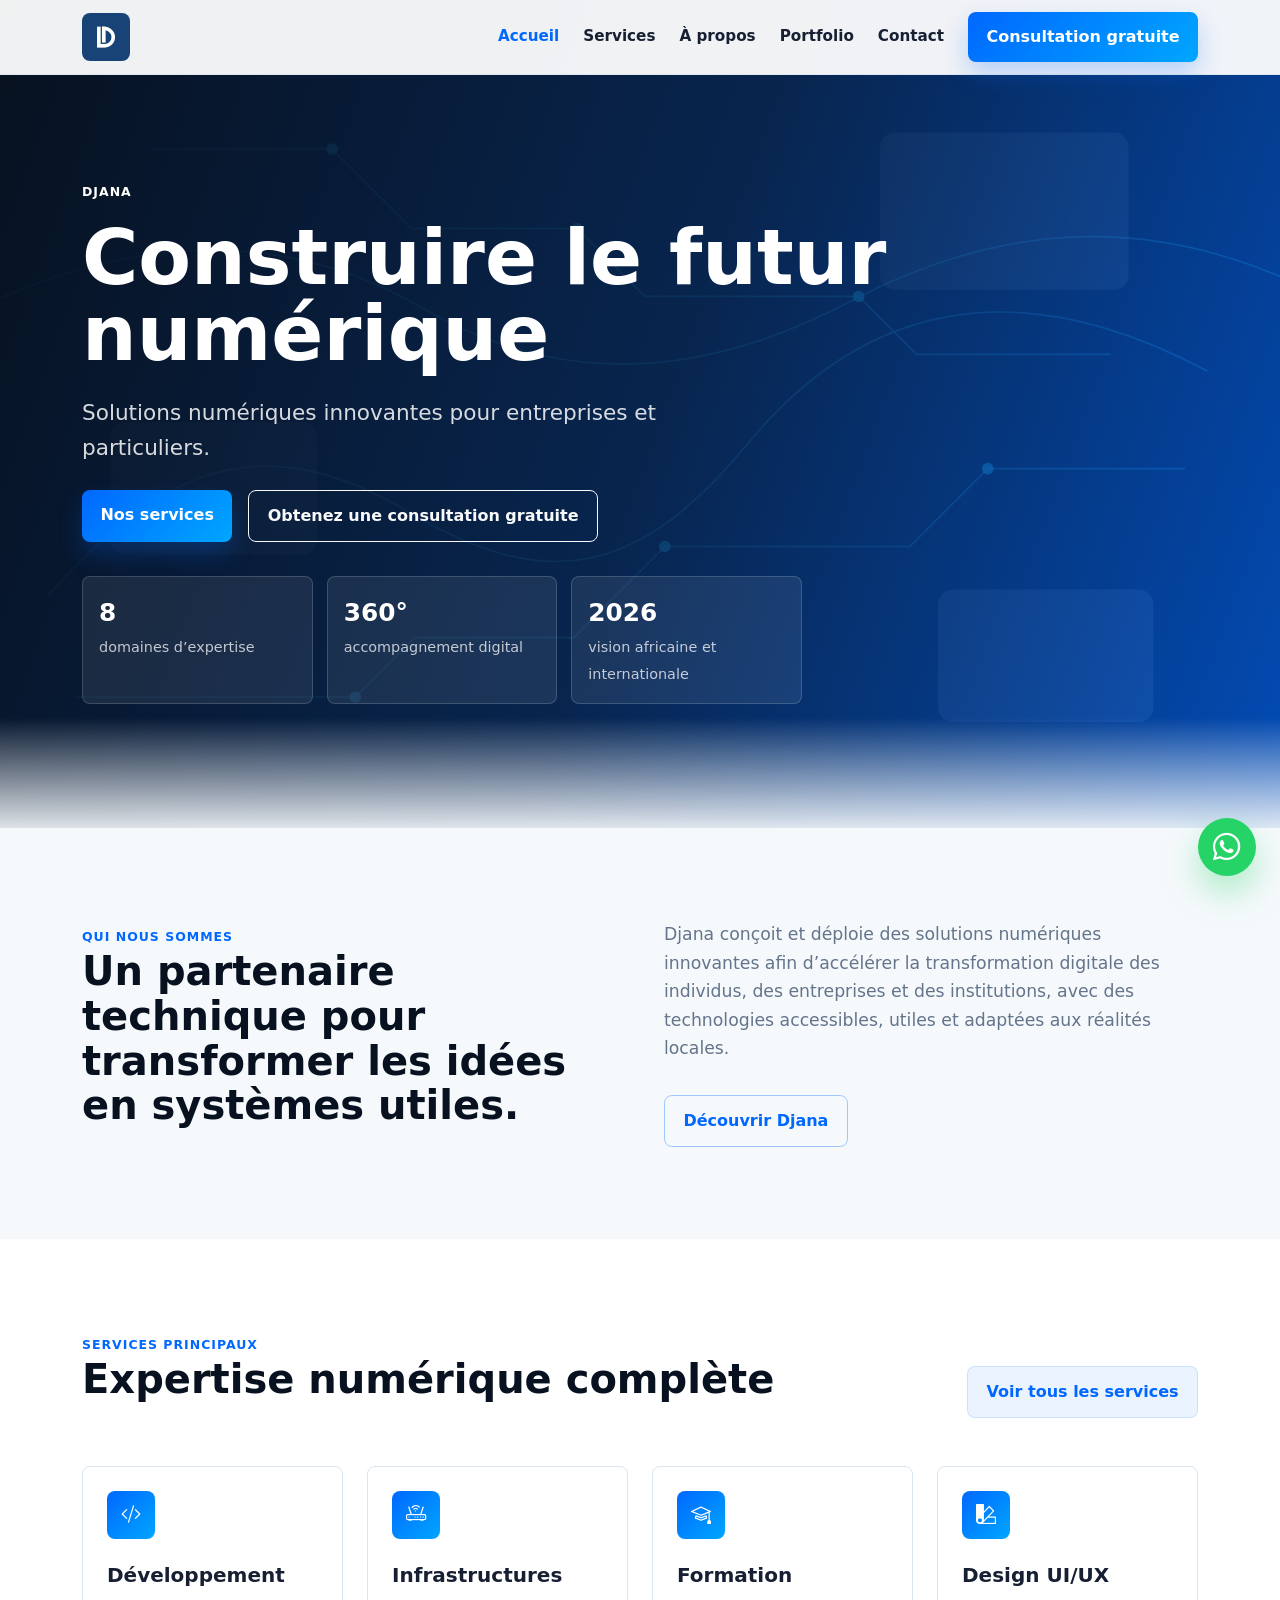
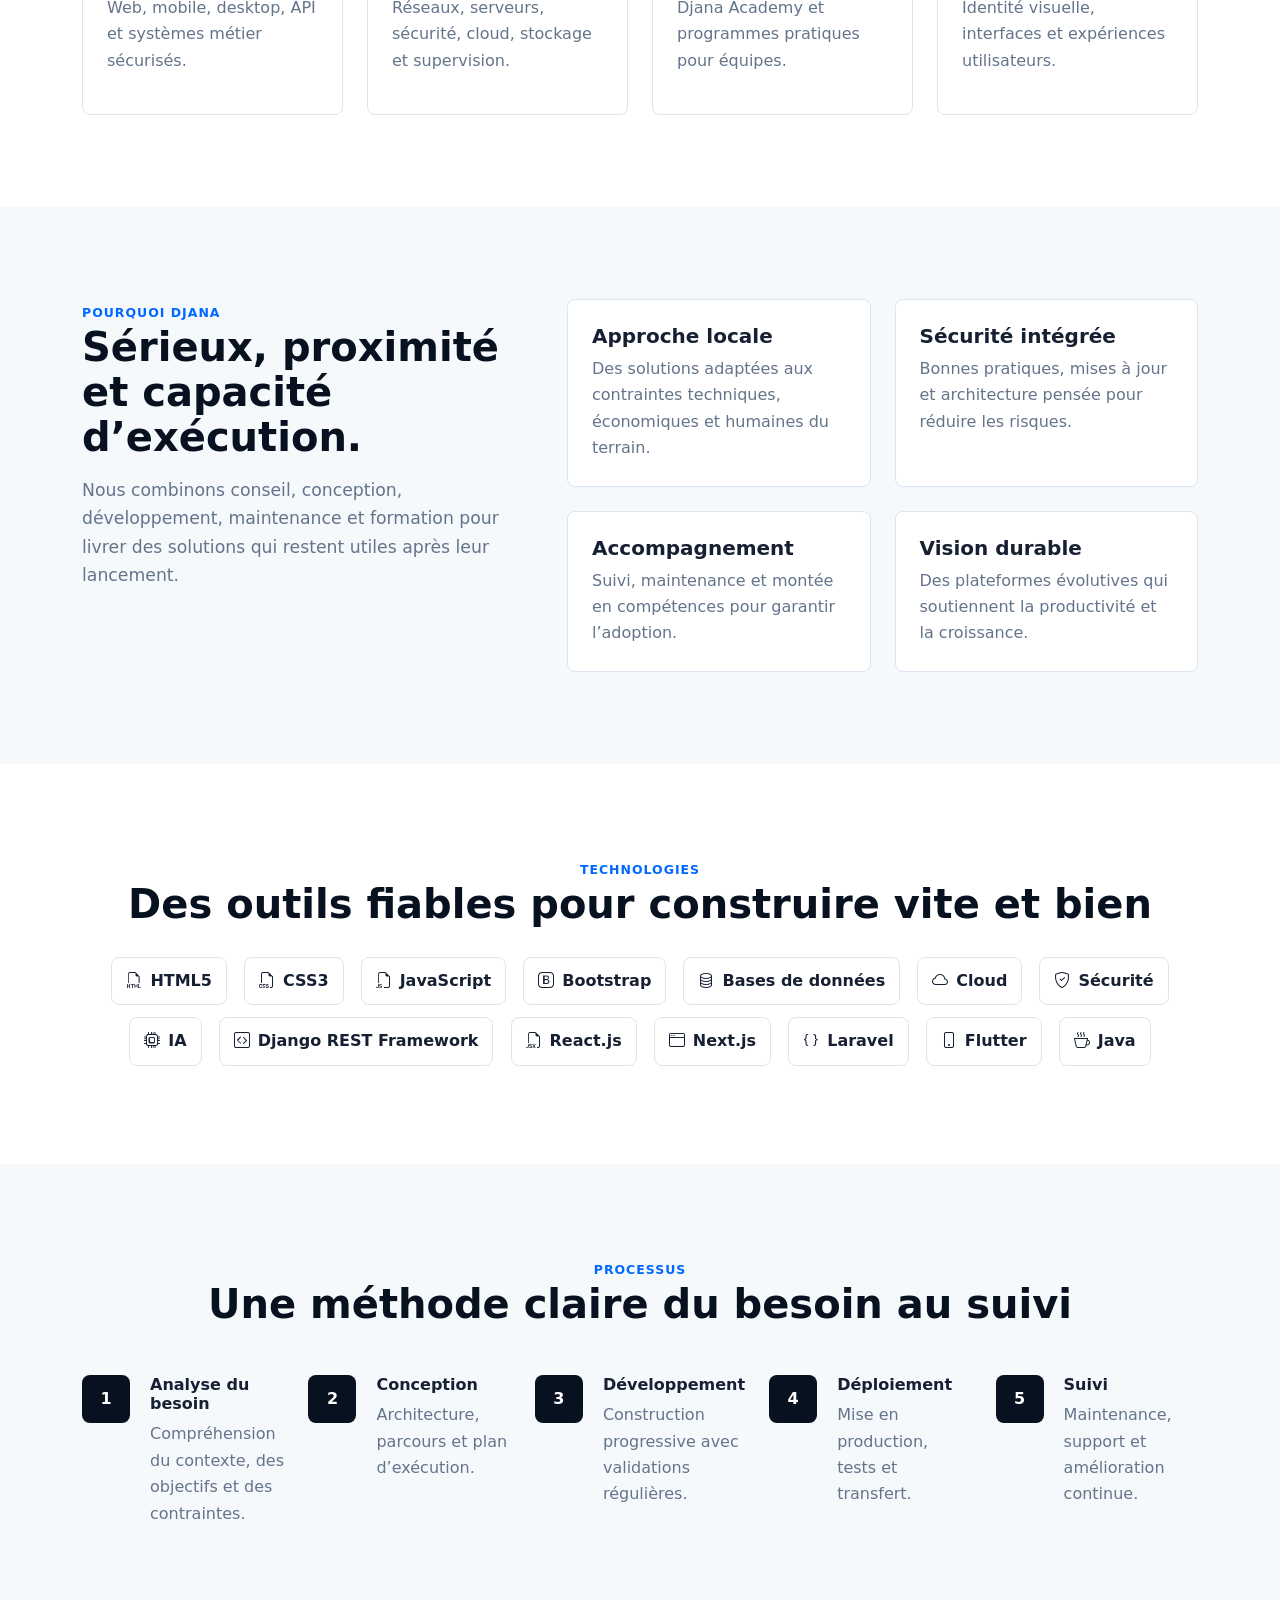
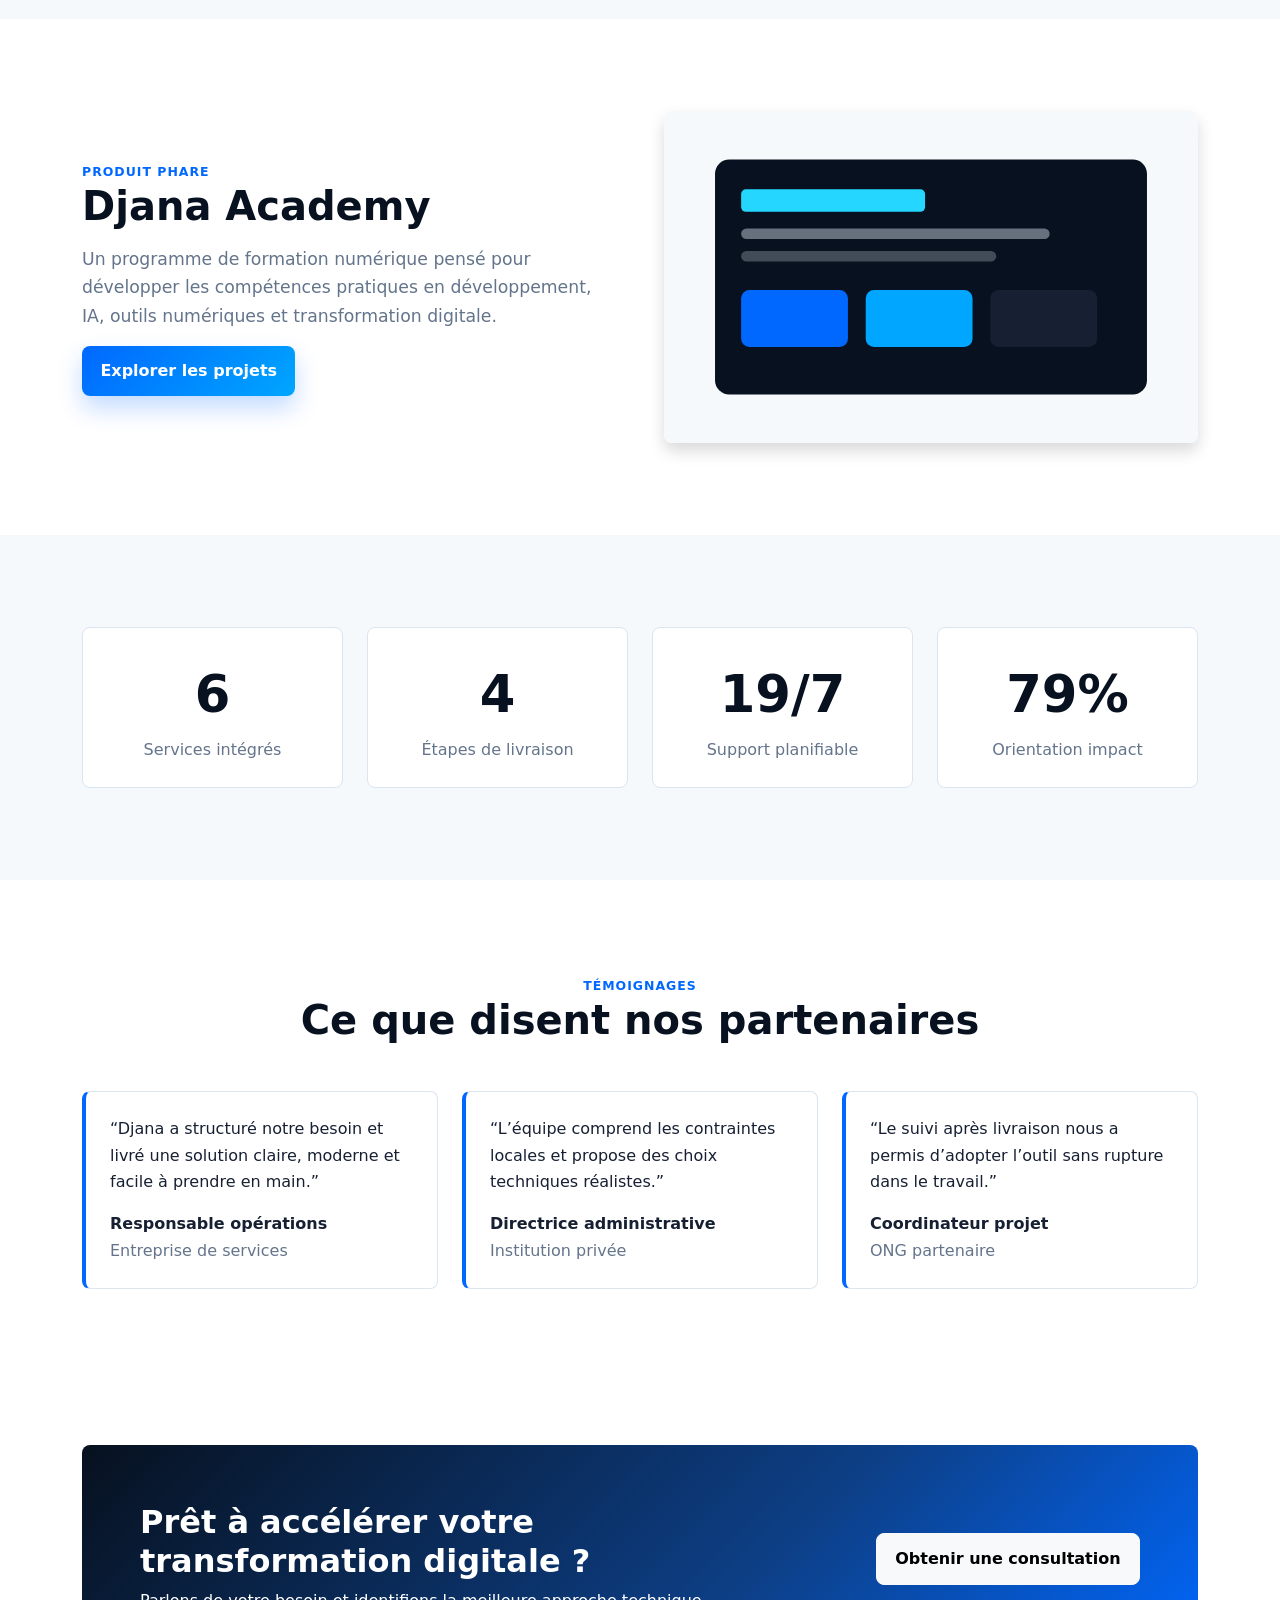
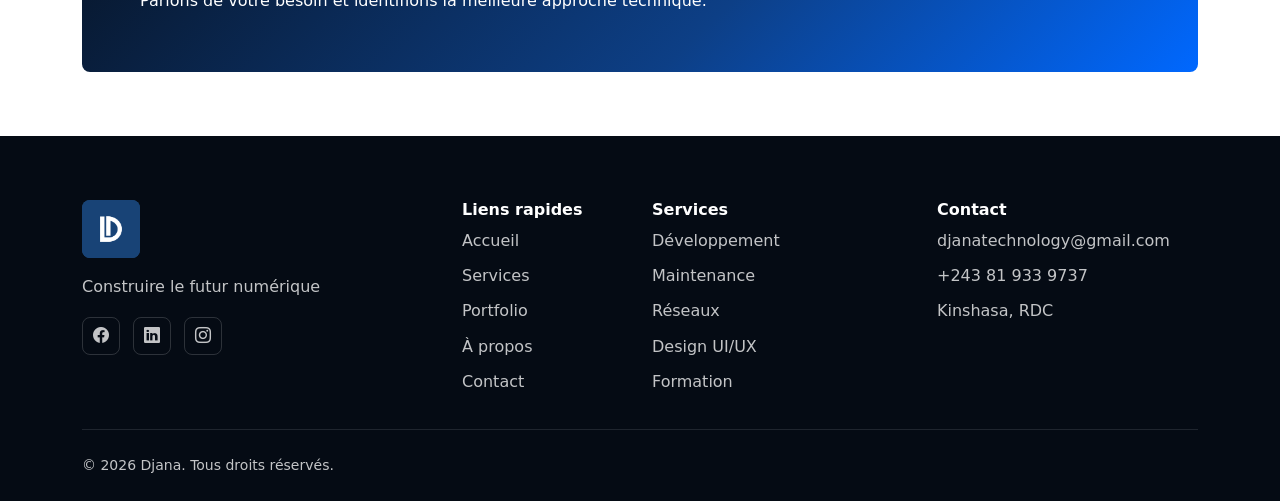
<file: index.html>
<!doctype html>
<html lang="fr">
<head>
  <meta charset="utf-8">
  <meta name="viewport" content="width=device-width, initial-scale=1">
  <meta name="description" content="Djana construit des solutions numériques innovantes pour entreprises, institutions et particuliers.">
  <title>Djana | Construire le futur numérique</title>
  <link rel="icon" type="image/png" href="assets/images/icon.png">
  <link rel="preconnect" href="https://cdn.jsdelivr.net">
  <link href="https://cdn.jsdelivr.net/npm/bootstrap@5.3.3/dist/css/bootstrap.min.css" rel="stylesheet">
  <link href="https://cdn.jsdelivr.net/npm/bootstrap-icons@1.11.3/font/bootstrap-icons.css" rel="stylesheet">
  <link href="assets/css/styles.css" rel="stylesheet">
</head>
<body>
  <div id="navbar"></div>

  <header class="hero">
    <div class="container hero-content">
      <span class="section-kicker text-white">Djana</span>
      <h1 class="mt-3 mb-4">Construire le futur numérique</h1>
      <p>Solutions numériques innovantes pour entreprises et particuliers.</p>
      <div class="d-flex flex-wrap gap-3 mt-4">
        <a class="btn btn-primary" href="services.html">Nos services</a>
        <a class="btn btn-outline-light" href="consultation.html">Obtenez une consultation gratuite</a>
      </div>
      <div class="hero-metrics">
        <div class="hero-metric"><strong>8</strong><span>domaines d’expertise</span></div>
        <div class="hero-metric"><strong>360°</strong><span>accompagnement digital</span></div>
        <div class="hero-metric"><strong>2026</strong><span>vision africaine et internationale</span></div>
      </div>
    </div>
  </header>

  <main>
    <section class="section-padding surface">
      <div class="container">
        <div class="row g-5 align-items-center">
          <div class="col-lg-6 reveal">
            <span class="section-kicker">Qui nous sommes</span>
            <h2 class="section-title display-6">Un partenaire technique pour transformer les idées en systèmes utiles.</h2>
          </div>
          <div class="col-lg-6 reveal">
            <p class="section-lead">Djana conçoit et déploie des solutions numériques innovantes afin d’accélérer la transformation digitale des individus, des entreprises et des institutions, avec des technologies accessibles, utiles et adaptées aux réalités locales.</p>
            <a class="btn btn-outline-primary mt-3" href="about.html">Découvrir Djana</a>
          </div>
        </div>
      </div>
    </section>

    <section class="section-padding">
      <div class="container">
        <div class="d-flex flex-column flex-lg-row justify-content-between gap-3 mb-5">
          <div>
            <span class="section-kicker">Services principaux</span>
            <h2 class="section-title display-6">Expertise numérique complète</h2>
          </div>
          <a class="btn btn-light-blue align-self-lg-end" href="services.html">Voir tous les services</a>
        </div>
        <div class="row g-4">
          <div class="col-md-6 col-xl-3 reveal"><article class="card-clean p-4"><span class="icon-box mb-4"><i class="bi bi-code-slash"></i></span><h3 class="h5 fw-bold">Développement</h3><p class="text-muted-custom">Web, mobile, desktop, API et systèmes métier sécurisés.</p></article></div>
          <div class="col-md-6 col-xl-3 reveal"><article class="card-clean p-4"><span class="icon-box mb-4"><i class="bi bi-router"></i></span><h3 class="h5 fw-bold">Infrastructures</h3><p class="text-muted-custom">Réseaux, serveurs, sécurité, cloud, stockage et supervision.</p></article></div>
          <div class="col-md-6 col-xl-3 reveal"><article class="card-clean p-4"><span class="icon-box mb-4"><i class="bi bi-mortarboard"></i></span><h3 class="h5 fw-bold">Formation</h3><p class="text-muted-custom">Djana Academy et programmes pratiques pour équipes.</p></article></div>
          <div class="col-md-6 col-xl-3 reveal"><article class="card-clean p-4"><span class="icon-box mb-4"><i class="bi bi-palette2"></i></span><h3 class="h5 fw-bold">Design UI/UX</h3><p class="text-muted-custom">Identité visuelle, interfaces et expériences utilisateurs.</p></article></div>
        </div>
      </div>
    </section>

    <section class="section-padding surface">
      <div class="container">
        <div class="row g-5">
          <div class="col-lg-5 reveal">
            <span class="section-kicker">Pourquoi Djana</span>
            <h2 class="section-title display-6">Sérieux, proximité et capacité d’exécution.</h2>
            <p class="section-lead">Nous combinons conseil, conception, développement, maintenance et formation pour livrer des solutions qui restent utiles après leur lancement.</p>
          </div>
          <div class="col-lg-7">
            <div class="row g-4">
              <div class="col-md-6 reveal"><div class="card-clean p-4"><h3 class="h5 fw-bold">Approche locale</h3><p class="text-muted-custom mb-0">Des solutions adaptées aux contraintes techniques, économiques et humaines du terrain.</p></div></div>
              <div class="col-md-6 reveal"><div class="card-clean p-4"><h3 class="h5 fw-bold">Sécurité intégrée</h3><p class="text-muted-custom mb-0">Bonnes pratiques, mises à jour et architecture pensée pour réduire les risques.</p></div></div>
              <div class="col-md-6 reveal"><div class="card-clean p-4"><h3 class="h5 fw-bold">Accompagnement</h3><p class="text-muted-custom mb-0">Suivi, maintenance et montée en compétences pour garantir l’adoption.</p></div></div>
              <div class="col-md-6 reveal"><div class="card-clean p-4"><h3 class="h5 fw-bold">Vision durable</h3><p class="text-muted-custom mb-0">Des plateformes évolutives qui soutiennent la productivité et la croissance.</p></div></div>
            </div>
          </div>
        </div>
      </div>
    </section>

    <section class="section-padding">
      <div class="container text-center">
        <span class="section-kicker">Technologies</span>
        <h2 class="section-title display-6">Des outils fiables pour construire vite et bien</h2>
        <div class="mt-4 reveal">
          <span class="tech-pill"><i class="bi bi-filetype-html"></i> HTML5</span>
          <span class="tech-pill"><i class="bi bi-filetype-css"></i> CSS3</span>
          <span class="tech-pill"><i class="bi bi-filetype-js"></i> JavaScript</span>
          <span class="tech-pill"><i class="bi bi-bootstrap"></i> Bootstrap</span>
          <span class="tech-pill"><i class="bi bi-database"></i> Bases de données</span>
          <span class="tech-pill"><i class="bi bi-cloud"></i> Cloud</span>
          <span class="tech-pill"><i class="bi bi-shield-check"></i> Sécurité</span>
          <span class="tech-pill"><i class="bi bi-cpu"></i> IA</span>
          <span class="tech-pill"><i class="bi bi-code-square"></i> Django REST Framework</span>
          <span class="tech-pill"><i class="bi bi-filetype-jsx"></i> React.js</span>
          <span class="tech-pill"><i class="bi bi-window"></i> Next.js</span>
          <span class="tech-pill"><i class="bi bi-braces"></i> Laravel</span>
          <span class="tech-pill"><i class="bi bi-phone"></i> Flutter</span>
          <span class="tech-pill"><i class="bi bi-cup-hot"></i> Java</span>
        </div>
      </div>
    </section>

    <section class="section-padding surface">
      <div class="container">
        <div class="text-center mb-5">
          <span class="section-kicker">Processus</span>
          <h2 class="section-title display-6">Une méthode claire du besoin au suivi</h2>
        </div>
        <div class="row g-4">
          <div class="col-md-6 col-lg reveal"><div class="process-step"><span class="number">1</span><h3 class="h6 fw-bold">Analyse du besoin</h3><p class="text-muted-custom mb-0">Compréhension du contexte, des objectifs et des contraintes.</p></div></div>
          <div class="col-md-6 col-lg reveal"><div class="process-step"><span class="number">2</span><h3 class="h6 fw-bold">Conception</h3><p class="text-muted-custom mb-0">Architecture, parcours et plan d’exécution.</p></div></div>
          <div class="col-md-6 col-lg reveal"><div class="process-step"><span class="number">3</span><h3 class="h6 fw-bold">Développement</h3><p class="text-muted-custom mb-0">Construction progressive avec validations régulières.</p></div></div>
          <div class="col-md-6 col-lg reveal"><div class="process-step"><span class="number">4</span><h3 class="h6 fw-bold">Déploiement</h3><p class="text-muted-custom mb-0">Mise en production, tests et transfert.</p></div></div>
          <div class="col-md-6 col-lg reveal"><div class="process-step"><span class="number">5</span><h3 class="h6 fw-bold">Suivi</h3><p class="text-muted-custom mb-0">Maintenance, support et amélioration continue.</p></div></div>
        </div>
      </div>
    </section>

    <section class="section-padding">
      <div class="container">
        <div class="row g-5 align-items-center">
          <div class="col-lg-6 reveal">
            <span class="section-kicker">Produit phare</span>
            <h2 class="section-title display-6">Djana Academy</h2>
            <p class="section-lead">Un programme de formation numérique pensé pour développer les compétences pratiques en développement, IA, outils numériques et transformation digitale.</p>
            <a class="btn btn-primary" href="portfolio.html">Explorer les projets</a>
          </div>
          <div class="col-lg-6 reveal">
            <img class="rounded-3 shadow" src="assets/images/project-academy.svg" alt="Djana Academy">
          </div>
        </div>
      </div>
    </section>

    <section class="section-padding surface">
      <div class="container">
        <div class="row g-4 text-center">
          <div class="col-md-3 reveal"><div class="card-clean p-4"><div class="stat-number" data-counter="8">0</div><p class="text-muted-custom mb-0">Services intégrés</p></div></div>
          <div class="col-md-3 reveal"><div class="card-clean p-4"><div class="stat-number" data-counter="5">0</div><p class="text-muted-custom mb-0">Étapes de livraison</p></div></div>
          <div class="col-md-3 reveal"><div class="card-clean p-4"><div class="stat-number" data-counter="24" data-suffix="/7">0</div><p class="text-muted-custom mb-0">Support planifiable</p></div></div>
          <div class="col-md-3 reveal"><div class="card-clean p-4"><div class="stat-number" data-counter="100" data-suffix="%">0</div><p class="text-muted-custom mb-0">Orientation impact</p></div></div>
        </div>
      </div>
    </section>

    <section class="section-padding">
      <div class="container">
        <div class="text-center mb-5">
          <span class="section-kicker">Témoignages</span>
          <h2 class="section-title display-6">Ce que disent nos partenaires</h2>
        </div>
        <div class="row g-4">
          <div class="col-md-4 reveal"><div class="card-clean testimonial p-4"><p>“Djana a structuré notre besoin et livré une solution claire, moderne et facile à prendre en main.”</p><strong>Responsable opérations</strong><span class="d-block text-muted-custom">Entreprise de services</span></div></div>
          <div class="col-md-4 reveal"><div class="card-clean testimonial p-4"><p>“L’équipe comprend les contraintes locales et propose des choix techniques réalistes.”</p><strong>Directrice administrative</strong><span class="d-block text-muted-custom">Institution privée</span></div></div>
          <div class="col-md-4 reveal"><div class="card-clean testimonial p-4"><p>“Le suivi après livraison nous a permis d’adopter l’outil sans rupture dans le travail.”</p><strong>Coordinateur projet</strong><span class="d-block text-muted-custom">ONG partenaire</span></div></div>
        </div>
      </div>
    </section>

    <section class="section-padding-sm">
      <div class="container">
        <div class="cta-band reveal">
          <div class="row g-4 align-items-center">
            <div class="col-lg-8"><h2 class="fw-bold mb-2">Prêt à accélérer votre transformation digitale ?</h2><p class="mb-0">Parlons de votre besoin et identifions la meilleure approche technique.</p></div>
            <div class="col-lg-4 text-lg-end"><a class="btn btn-light" href="consultation.html">Obtenir une consultation</a></div>
          </div>
        </div>
      </div>
    </section>
  </main>
  <div id="footer"></div>
  <div id="whatsapp"></div>
  <button class="back-to-top" aria-label="Retour en haut"><i class="bi bi-arrow-up"></i></button>
  <script src="https://cdn.jsdelivr.net/npm/bootstrap@5.3.3/dist/js/bootstrap.bundle.min.js"></script>
  <script src="assets/js/components.js"></script>
  <script src="assets/js/main.js"></script>
</body>
</html>
</file>
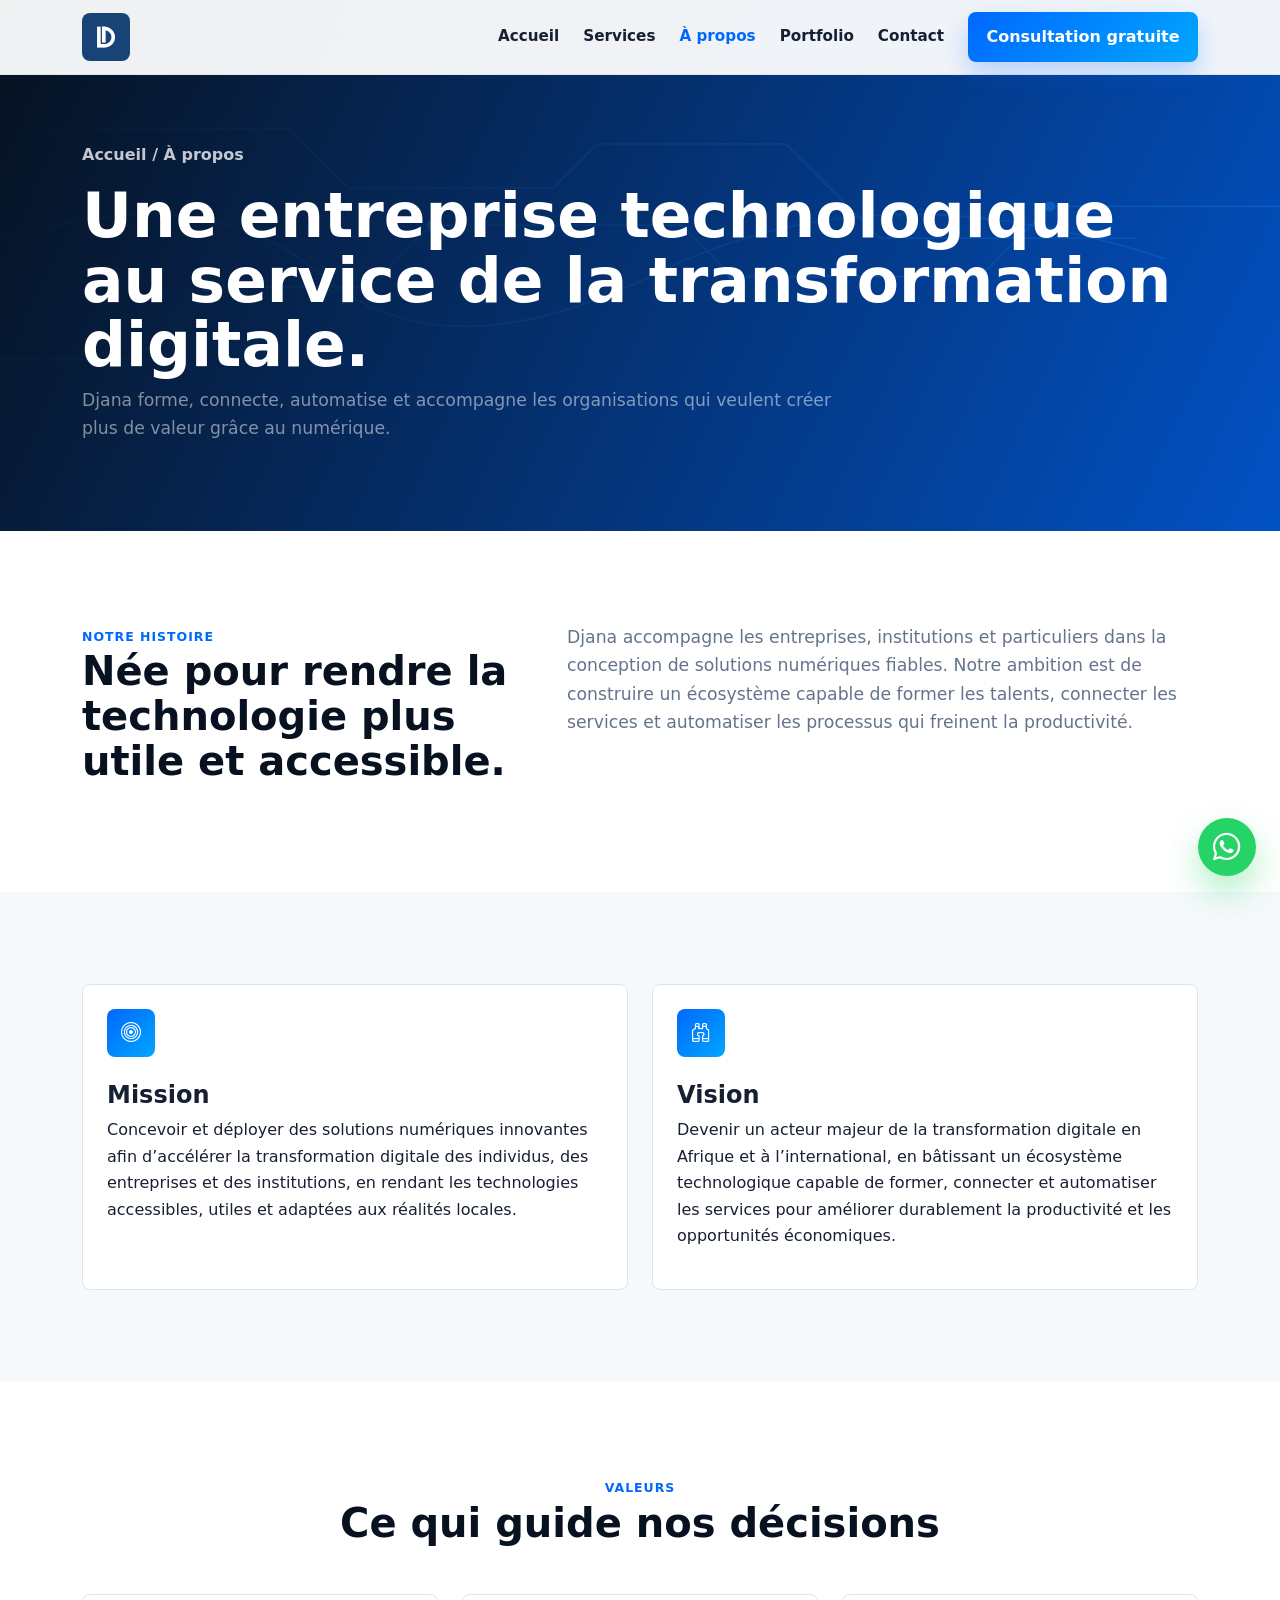
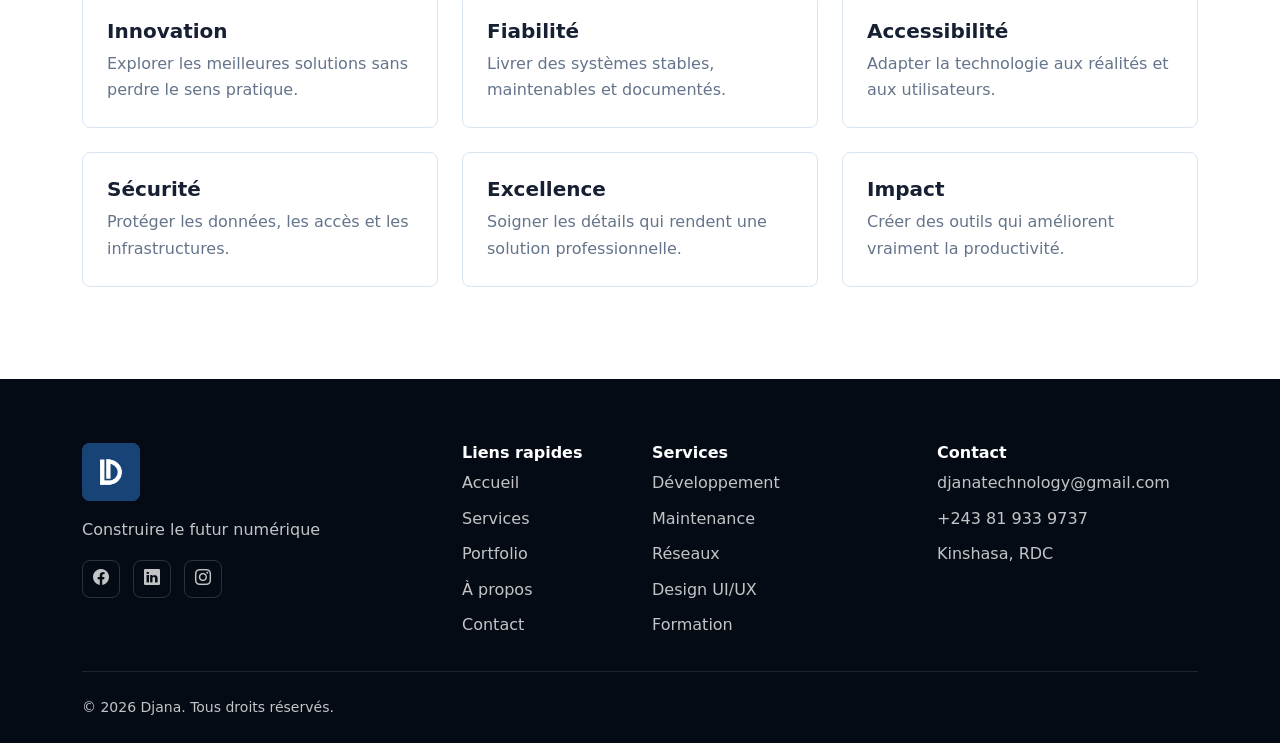
<file: about.html>
<!doctype html>
<html lang="fr">
<head>
  <meta charset="utf-8">
  <meta name="viewport" content="width=device-width, initial-scale=1">
  <title>À propos | Djana</title>
  <link rel="icon" type="image/png" href="assets/images/icon.png">
  <link href="https://cdn.jsdelivr.net/npm/bootstrap@5.3.3/dist/css/bootstrap.min.css" rel="stylesheet">
  <link href="https://cdn.jsdelivr.net/npm/bootstrap-icons@1.11.3/font/bootstrap-icons.css" rel="stylesheet">
  <link href="assets/css/styles.css" rel="stylesheet">
</head>
<body>
  <div id="navbar"></div>
  <header class="page-hero"><div class="container"><span class="breadcrumb-custom">Accueil / À propos</span><h1 class="mt-3">Une entreprise technologique au service de la transformation digitale.</h1><p class="section-lead text-white-50">Djana forme, connecte, automatise et accompagne les organisations qui veulent créer plus de valeur grâce au numérique.</p></div></header>
  <main>
    <section class="section-padding"><div class="container"><div class="row g-5"><div class="col-lg-5 reveal"><span class="section-kicker">Notre histoire</span><h2 class="section-title display-6">Née pour rendre la technologie plus utile et accessible.</h2></div><div class="col-lg-7 reveal"><p class="section-lead">Djana accompagne les entreprises, institutions et particuliers dans la conception de solutions numériques fiables. Notre ambition est de construire un écosystème capable de former les talents, connecter les services et automatiser les processus qui freinent la productivité.</p></div></div></div></section>
    <section class="section-padding surface"><div class="container"><div class="row g-4"><div class="col-lg-6 reveal"><div class="card-clean p-4"><span class="icon-box mb-4"><i class="bi bi-bullseye"></i></span><h2 class="h4 fw-bold">Mission</h2><p>Concevoir et déployer des solutions numériques innovantes afin d’accélérer la transformation digitale des individus, des entreprises et des institutions, en rendant les technologies accessibles, utiles et adaptées aux réalités locales.</p></div></div><div class="col-lg-6 reveal"><div class="card-clean p-4"><span class="icon-box mb-4"><i class="bi bi-binoculars"></i></span><h2 class="h4 fw-bold">Vision</h2><p>Devenir un acteur majeur de la transformation digitale en Afrique et à l’international, en bâtissant un écosystème technologique capable de former, connecter et automatiser les services pour améliorer durablement la productivité et les opportunités économiques.</p></div></div></div></div></section>
    <section class="section-padding"><div class="container"><div class="text-center mb-5"><span class="section-kicker">Valeurs</span><h2 class="section-title display-6">Ce qui guide nos décisions</h2></div><div class="row g-4"><div class="col-md-4 reveal"><div class="card-clean p-4"><h3 class="h5 fw-bold">Innovation</h3><p class="text-muted-custom mb-0">Explorer les meilleures solutions sans perdre le sens pratique.</p></div></div><div class="col-md-4 reveal"><div class="card-clean p-4"><h3 class="h5 fw-bold">Fiabilité</h3><p class="text-muted-custom mb-0">Livrer des systèmes stables, maintenables et documentés.</p></div></div><div class="col-md-4 reveal"><div class="card-clean p-4"><h3 class="h5 fw-bold">Accessibilité</h3><p class="text-muted-custom mb-0">Adapter la technologie aux réalités et aux utilisateurs.</p></div></div><div class="col-md-4 reveal"><div class="card-clean p-4"><h3 class="h5 fw-bold">Sécurité</h3><p class="text-muted-custom mb-0">Protéger les données, les accès et les infrastructures.</p></div></div><div class="col-md-4 reveal"><div class="card-clean p-4"><h3 class="h5 fw-bold">Excellence</h3><p class="text-muted-custom mb-0">Soigner les détails qui rendent une solution professionnelle.</p></div></div><div class="col-md-4 reveal"><div class="card-clean p-4"><h3 class="h5 fw-bold">Impact</h3><p class="text-muted-custom mb-0">Créer des outils qui améliorent vraiment la productivité.</p></div></div></div></div></section>
    <!-- <section class="section-padding surface"><div class="container"><div class="row g-4 align-items-stretch"><div class="col-lg-4 reveal"><h2 class="section-title">Fondateur et équipe</h2><p class="text-muted-custom">Blocs modifiables pour présenter les profils clés de Djana.</p></div><div class="col-md-4 reveal"><div class="card-clean p-4 text-center"><span class="icon-box mb-3"><i class="bi bi-person"></i></span><h3 class="h5 fw-bold">Nom du fondateur</h3><p class="text-muted-custom mb-0">Fondateur, stratégie et vision technique.</p></div></div><div class="col-md-4 reveal"><div class="card-clean p-4 text-center"><span class="icon-box mb-3"><i class="bi bi-people"></i></span><h3 class="h5 fw-bold">Équipe technique</h3><p class="text-muted-custom mb-0">Développement, design, réseaux et support.</p></div></div></div></div></section>
    <section class="section-padding-sm"><div class="container"><div class="cta-band reveal"><h2 class="fw-bold">Engagement Djana</h2><p class="mb-0">Qualité, sécurité et transformation digitale utile, de la stratégie à la maintenance.</p></div></div></section> -->
  </main>
  <div id="footer"></div>
  <div id="whatsapp"></div>
  <button class="back-to-top" aria-label="Retour en haut"><i class="bi bi-arrow-up"></i></button>
  <script src="https://cdn.jsdelivr.net/npm/bootstrap@5.3.3/dist/js/bootstrap.bundle.min.js"></script>
  <script src="assets/js/components.js"></script>
  <script src="assets/js/main.js"></script>
</body>
</html>
</file>
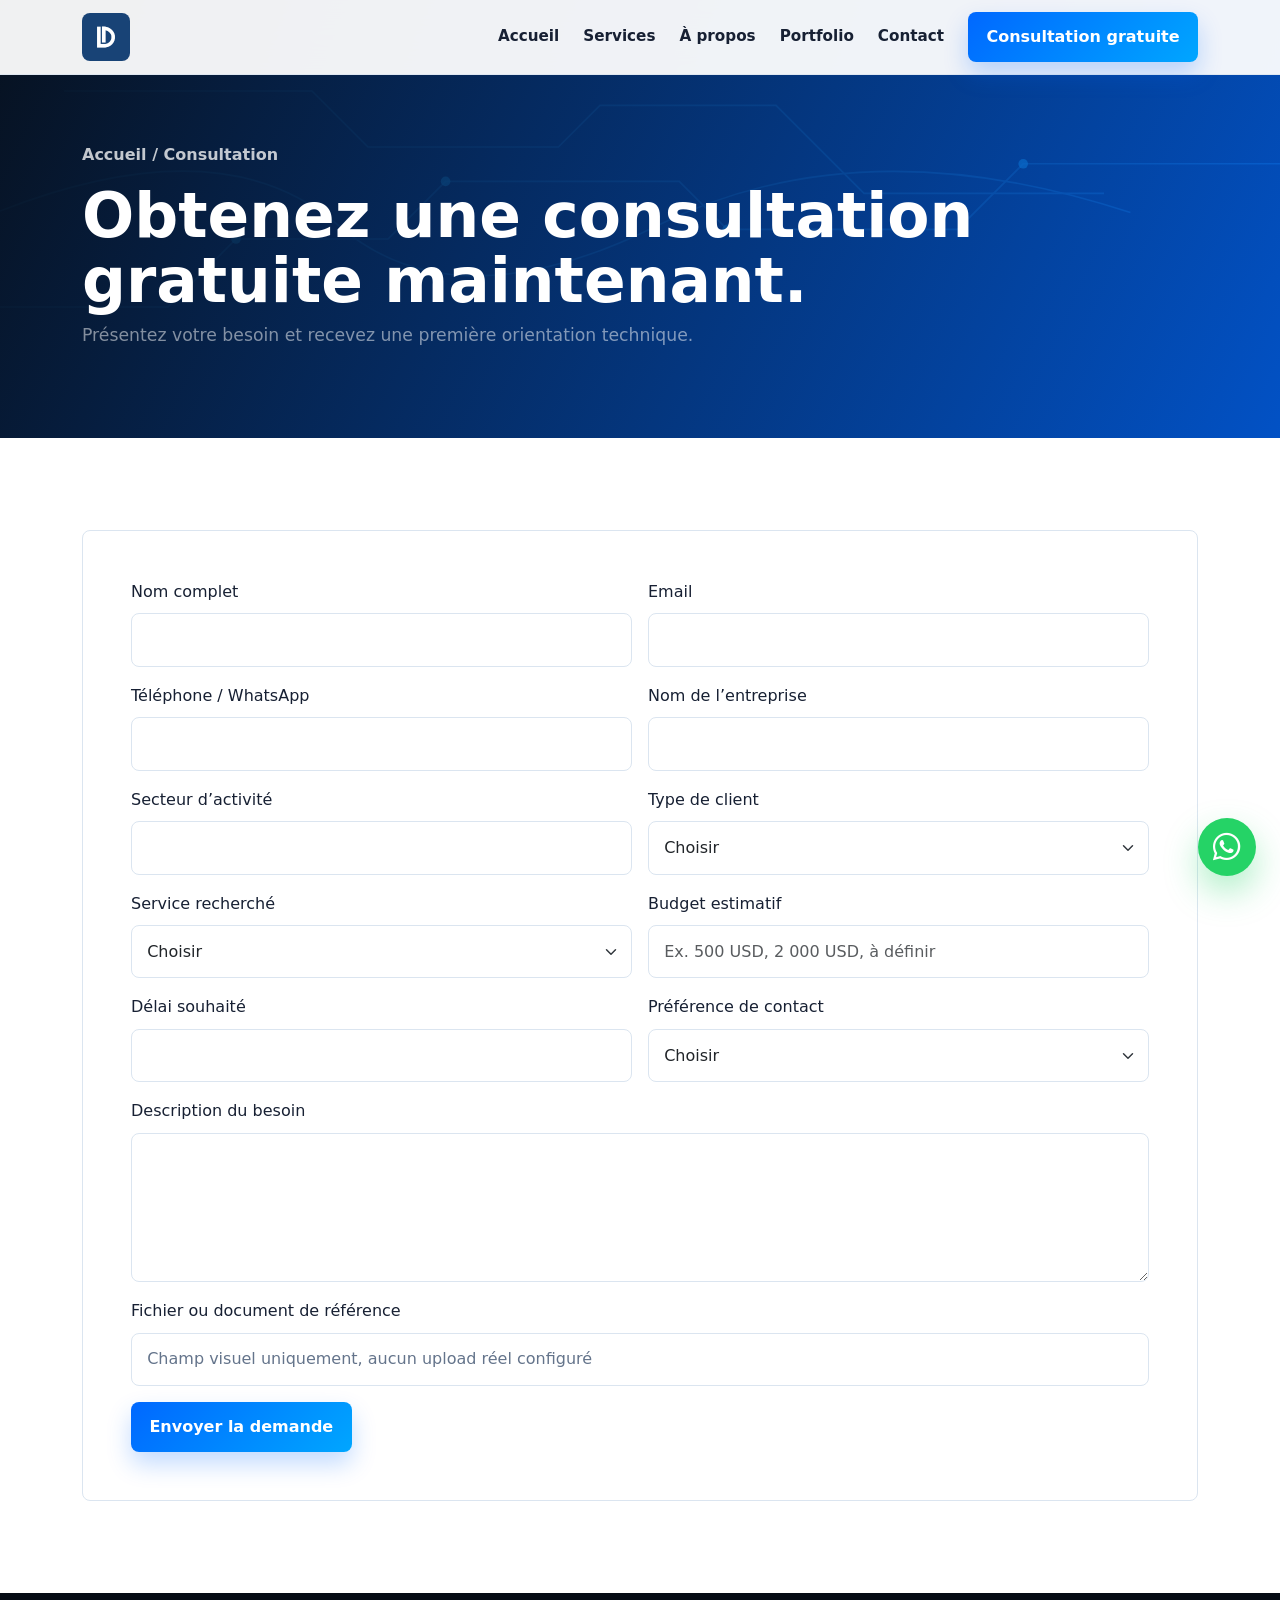
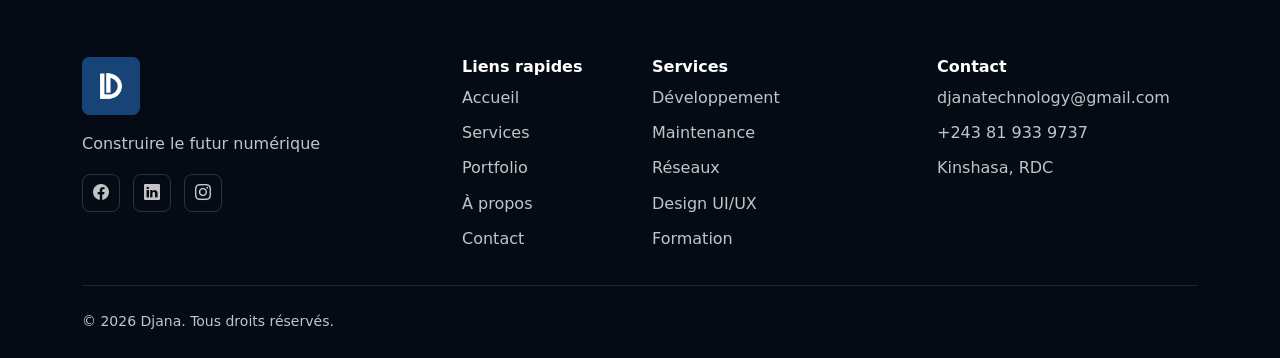
<file: consultation.html>
<!doctype html>
<html lang="fr">
<head>
  <meta charset="utf-8">
  <meta name="viewport" content="width=device-width, initial-scale=1">
  <title>Consultation gratuite | Djana</title>
  <link rel="icon" type="image/png" href="assets/images/icon.png">
  <link href="https://cdn.jsdelivr.net/npm/bootstrap@5.3.3/dist/css/bootstrap.min.css" rel="stylesheet">
  <link href="https://cdn.jsdelivr.net/npm/bootstrap-icons@1.11.3/font/bootstrap-icons.css" rel="stylesheet">
  <link href="assets/css/styles.css" rel="stylesheet">
</head>
<body>
  <div id="navbar"></div>
  <header class="page-hero"><div class="container"><span class="breadcrumb-custom">Accueil / Consultation</span><h1 class="mt-3">Obtenez une consultation gratuite maintenant.</h1><p class="section-lead text-white-50">Présentez votre besoin et recevez une première orientation technique.</p></div></header>
  <main><section class="section-padding"><div class="container"><form class="card-clean p-4 p-lg-5 reveal" data-validate data-whatsapp-form="consultation" novalidate><div class="row g-3"><div class="col-md-6"><label class="form-label">Nom complet</label><input class="form-control" required></div><div class="col-md-6"><label class="form-label">Email</label><input class="form-control" type="email"></div><div class="col-md-6"><label class="form-label">Téléphone / WhatsApp</label><input class="form-control"></div><div class="col-md-6"><label class="form-label">Nom de l’entreprise</label><input class="form-control"></div><div class="col-md-6"><label class="form-label">Secteur d’activité</label><input class="form-control" required></div><div class="col-md-6"><label class="form-label">Type de client</label><select class="form-select" required><option value="">Choisir</option><option>Particulier</option><option>Entreprise</option><option>Institution</option><option>ONG</option><option>École</option><option>Autre</option></select></div><div class="col-md-6"><label class="form-label">Service recherché</label><select class="form-select" required><option value="">Choisir</option><option>Développement de solutions numériques</option><option>Maintenance informatique</option><option>Réseaux et infrastructures</option><option>Design UI/UX</option><option>Publicité digitale</option><option>Mise à disposition de talents</option><option>Formation</option></select></div><div class="col-md-6"><label class="form-label">Budget estimatif</label><input class="form-control" placeholder="Ex. 500 USD, 2 000 USD, à définir"></div><div class="col-md-6"><label class="form-label">Délai souhaité</label><input class="form-control" required></div><div class="col-md-6"><label class="form-label">Préférence de contact</label><select class="form-select" required><option value="">Choisir</option><option>Appel</option><option>WhatsApp</option><option>Email</option><option>Visioconférence</option></select></div><div class="col-12"><label class="form-label">Description du besoin</label><textarea class="form-control" rows="5" required></textarea></div><div class="col-12"><label class="form-label">Fichier ou document de référence</label><div class="form-control text-muted-custom">Champ visuel uniquement, aucun upload réel configuré</div></div><div class="col-12"><div class="form-status mb-3"></div><button class="btn btn-primary" type="submit">Envoyer la demande</button></div></div></form></div></section></main>
  <div id="footer"></div>
  <div id="whatsapp"></div>
  <button class="back-to-top" aria-label="Retour en haut"><i class="bi bi-arrow-up"></i></button>
  <script src="https://cdn.jsdelivr.net/npm/bootstrap@5.3.3/dist/js/bootstrap.bundle.min.js"></script>
  <script src="assets/js/components.js"></script>
  <script src="assets/js/main.js"></script>
</body>
</html>
</file>
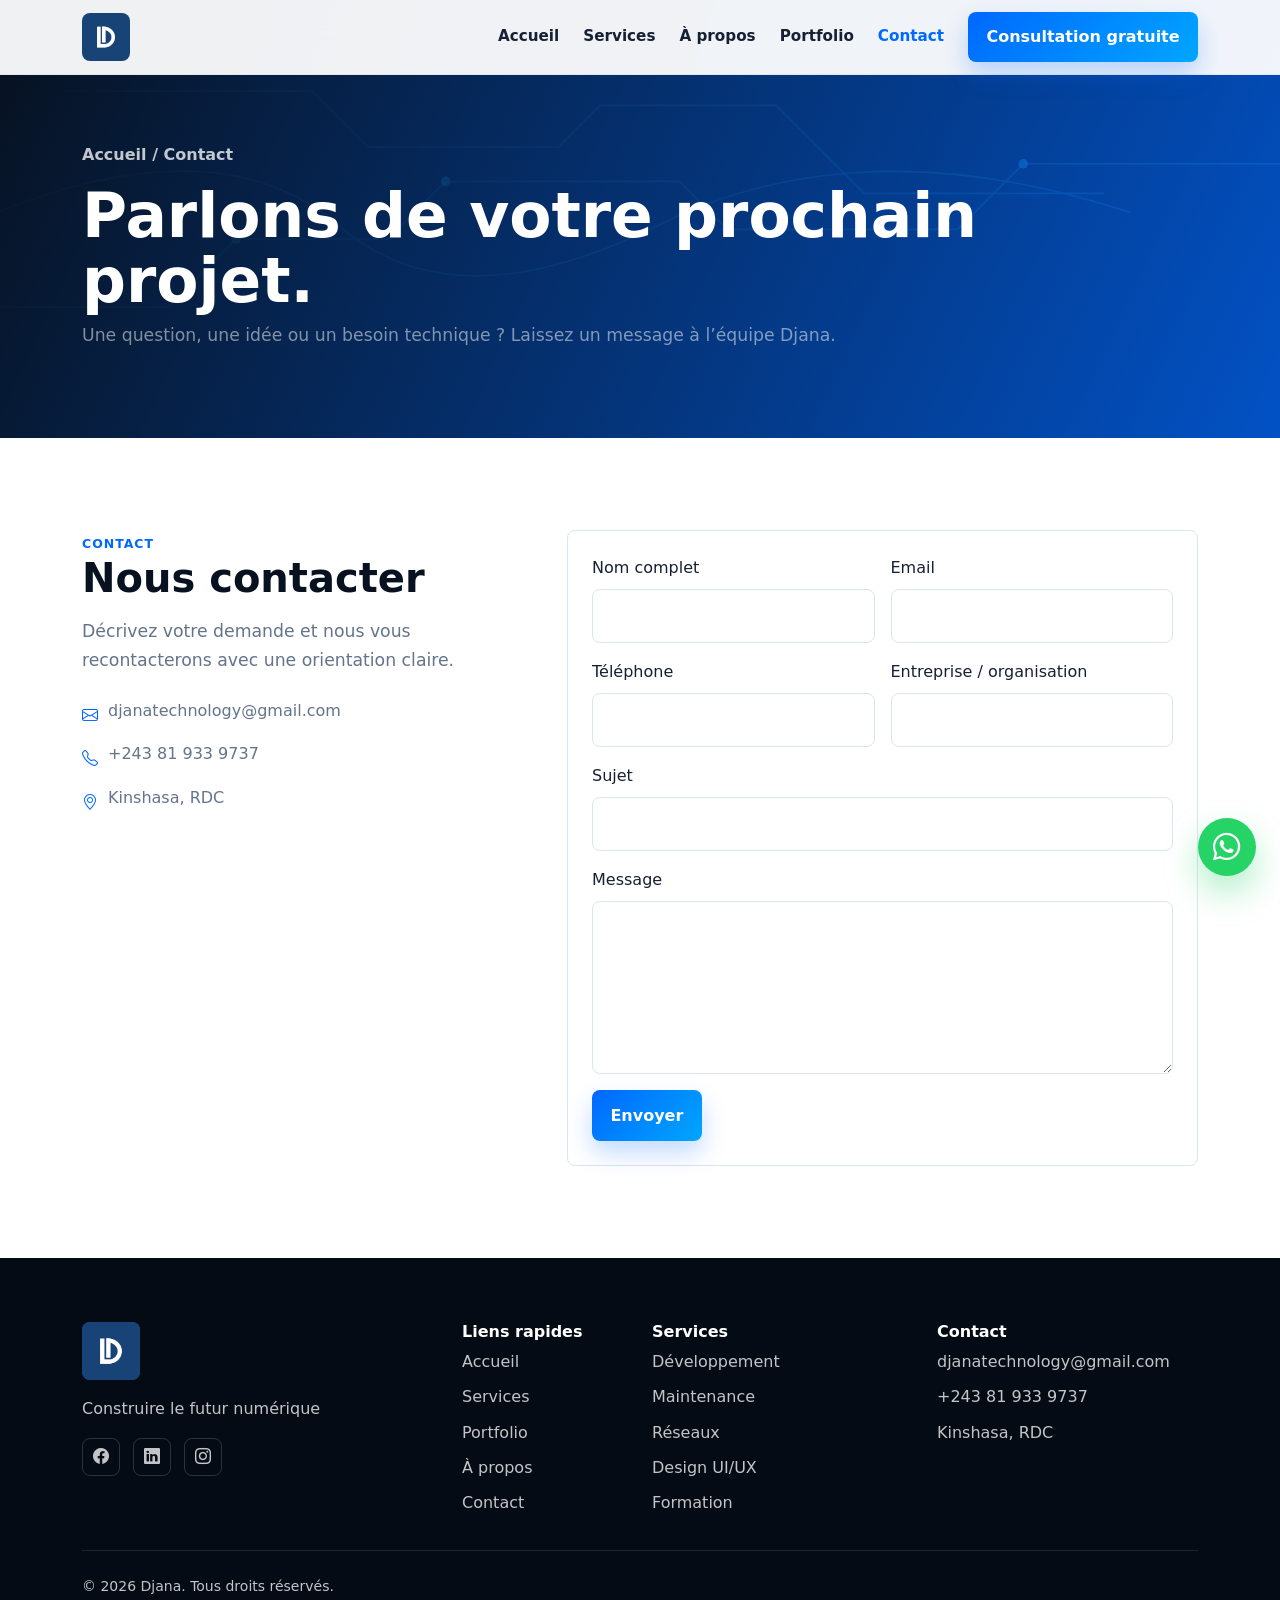
<file: contact.html>
<!doctype html>
<html lang="fr">
<head>
  <meta charset="utf-8">
  <meta name="viewport" content="width=device-width, initial-scale=1">
  <title>Contact | Djana</title>
  <link rel="icon" type="image/png" href="assets/images/icon.png">
  <link href="https://cdn.jsdelivr.net/npm/bootstrap@5.3.3/dist/css/bootstrap.min.css" rel="stylesheet">
  <link href="https://cdn.jsdelivr.net/npm/bootstrap-icons@1.11.3/font/bootstrap-icons.css" rel="stylesheet">
  <link href="assets/css/styles.css" rel="stylesheet">
</head>
<body>
  <div id="navbar"></div>
  <header class="page-hero"><div class="container"><span class="breadcrumb-custom">Accueil / Contact</span><h1 class="mt-3">Parlons de votre prochain projet.</h1><p class="section-lead text-white-50">Une question, une idée ou un besoin technique ? Laissez un message à l’équipe Djana.</p></div></header>
  <main><section class="section-padding"><div class="container"><div class="row g-5"><div class="col-lg-5 reveal"><span class="section-kicker">Contact</span><h2 class="section-title display-6">Nous contacter</h2><p class="section-lead">Décrivez votre demande et nous vous recontacterons avec une orientation claire.</p><ul class="feature-list mt-4"><li><i class="bi bi-envelope"></i><span>djanatechnology@gmail.com</span></li><li><i class="bi bi-telephone"></i><span>+243 81 933 9737</span></li><li><i class="bi bi-geo-alt"></i><span>Kinshasa, RDC</span></li></ul></div><div class="col-lg-7 reveal"><form class="card-clean p-4" data-validate data-whatsapp-form="contact" novalidate><div class="row g-3"><div class="col-md-6"><label class="form-label">Nom complet</label><input class="form-control" required></div><div class="col-md-6"><label class="form-label">Email</label><input class="form-control" type="email"></div><div class="col-md-6"><label class="form-label">Téléphone</label><input class="form-control"></div><div class="col-md-6"><label class="form-label">Entreprise / organisation</label><input class="form-control"></div><div class="col-12"><label class="form-label">Sujet</label><input class="form-control" required></div><div class="col-12"><label class="form-label">Message</label><textarea class="form-control" rows="6" required></textarea></div><div class="col-12"><div class="form-status mb-3"></div><button class="btn btn-primary" type="submit">Envoyer</button></div></div></form></div></div></div></section></main>
  <div id="footer"></div>
  <div id="whatsapp"></div>
  <button class="back-to-top" aria-label="Retour en haut"><i class="bi bi-arrow-up"></i></button>
  <script src="https://cdn.jsdelivr.net/npm/bootstrap@5.3.3/dist/js/bootstrap.bundle.min.js"></script>
  <script src="assets/js/components.js"></script>
  <script src="assets/js/main.js"></script>
</body>
</html>
</file>
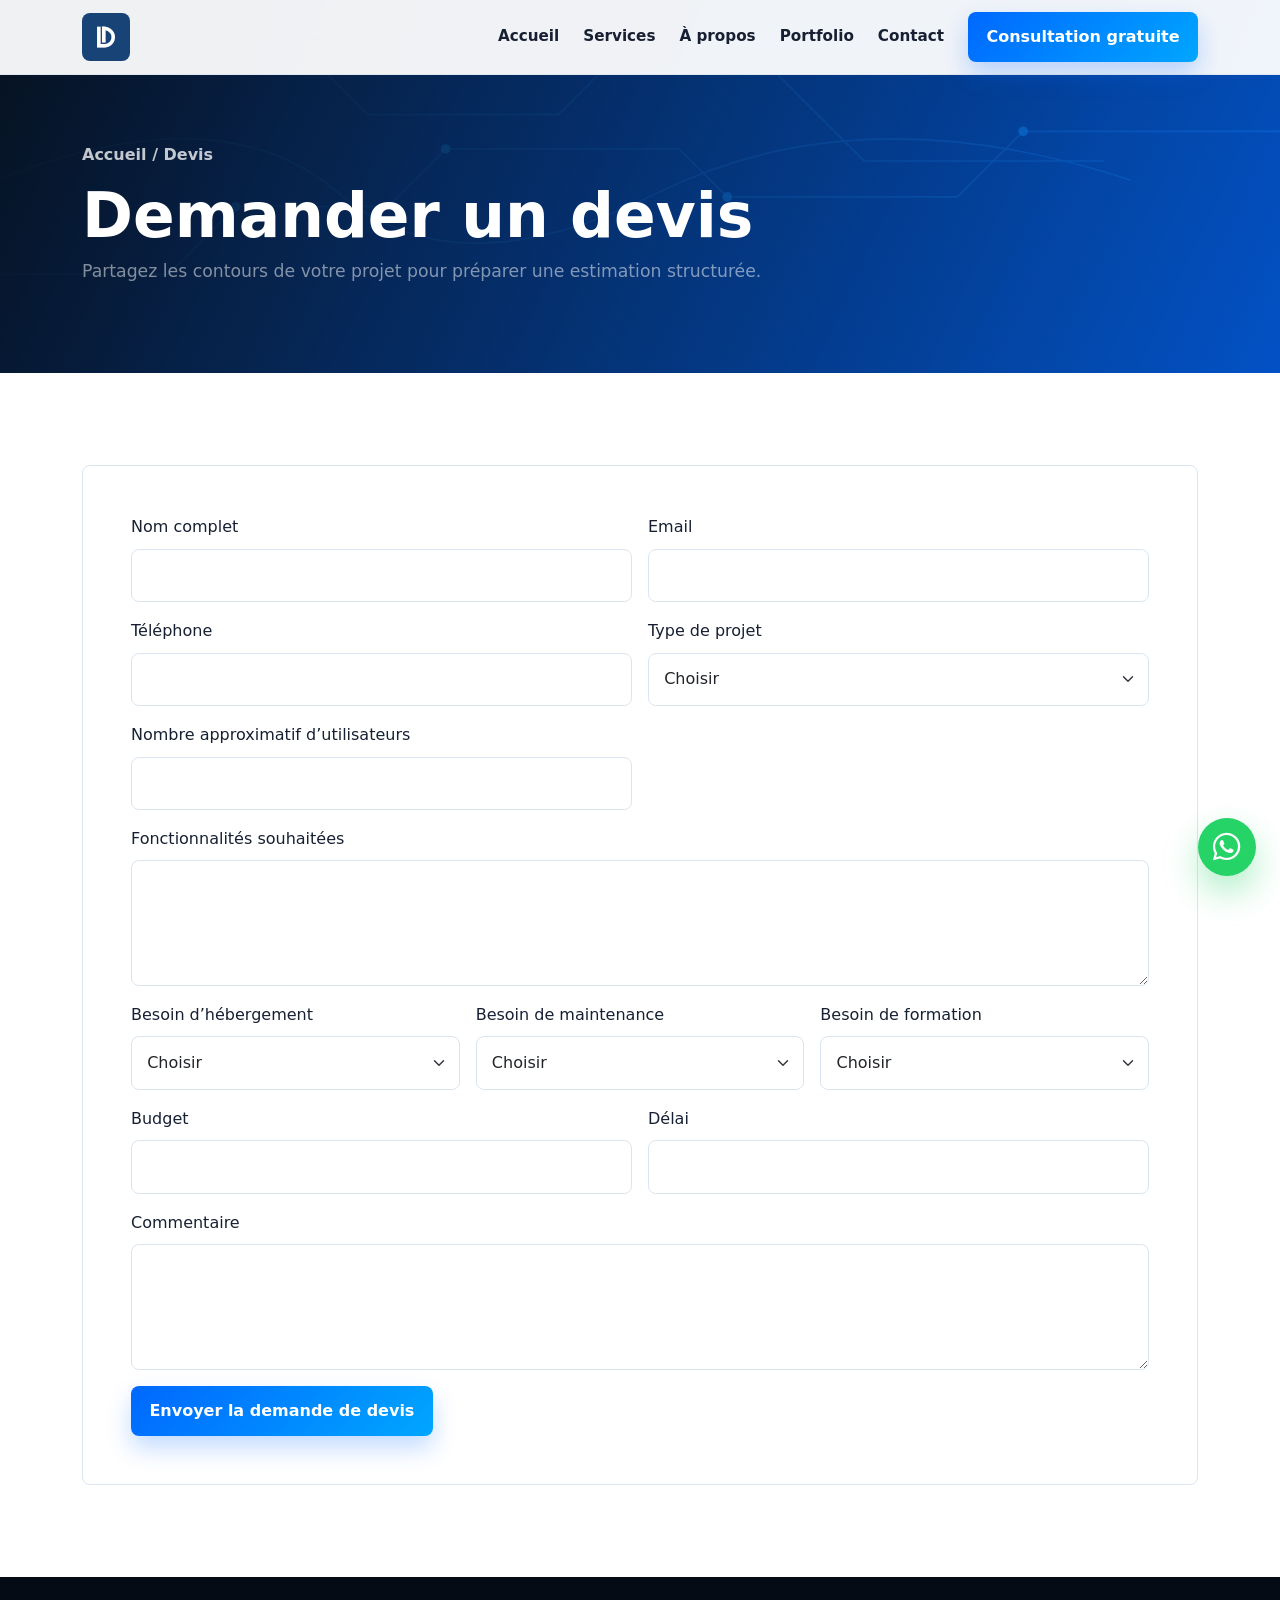
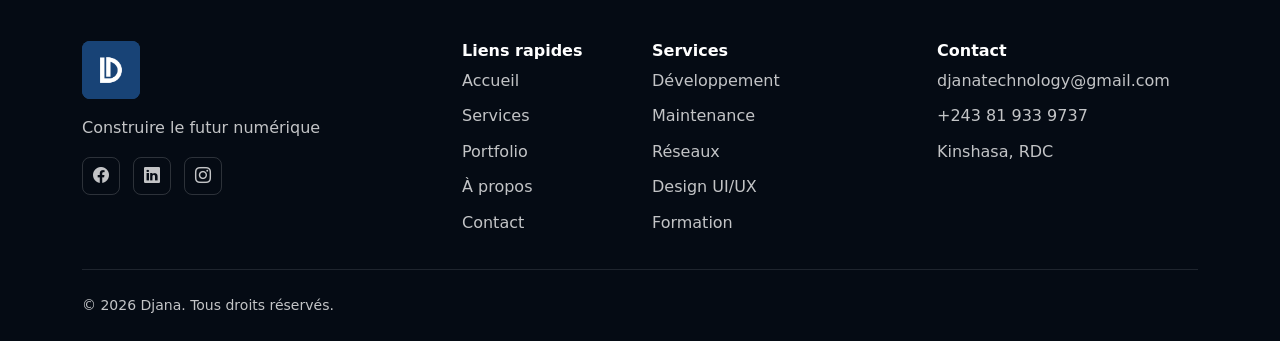
<file: devis.html>
<!doctype html>
<html lang="fr">
<head>
  <meta charset="utf-8">
  <meta name="viewport" content="width=device-width, initial-scale=1">
  <title>Demande de devis | Djana</title>
  <link rel="icon" type="image/png" href="assets/images/icon.png">
  <link href="https://cdn.jsdelivr.net/npm/bootstrap@5.3.3/dist/css/bootstrap.min.css" rel="stylesheet">
  <link href="https://cdn.jsdelivr.net/npm/bootstrap-icons@1.11.3/font/bootstrap-icons.css" rel="stylesheet">
  <link href="assets/css/styles.css" rel="stylesheet">
</head>
<body>
  <div id="navbar"></div>
  <header class="page-hero"><div class="container"><span class="breadcrumb-custom">Accueil / Devis</span><h1 class="mt-3">Demander un devis</h1><p class="section-lead text-white-50">Partagez les contours de votre projet pour préparer une estimation structurée.</p></div></header>
  <main><section class="section-padding"><div class="container"><form class="card-clean p-4 p-lg-5 reveal" data-validate data-whatsapp-form="devis" novalidate><div class="row g-3"><div class="col-md-6"><label class="form-label">Nom complet</label><input class="form-control" required></div><div class="col-md-6"><label class="form-label">Email</label><input class="form-control" type="email"></div><div class="col-md-6"><label class="form-label">Téléphone</label><input class="form-control"></div><div class="col-md-6"><label class="form-label">Type de projet</label><select class="form-select" required><option value="">Choisir</option><option>Site web</option><option>Application web</option><option>Application mobile</option><option>Application desktop</option><option>Réseau / infrastructure</option><option>Formation</option><option>Design UI/UX</option></select></div><div class="col-md-6"><label class="form-label">Nombre approximatif d’utilisateurs</label><input class="form-control" required></div><div class="col-12"><label class="form-label">Fonctionnalités souhaitées</label><textarea class="form-control" rows="4" required></textarea></div><div class="col-md-4"><label class="form-label">Besoin d’hébergement</label><select class="form-select" required><option value="">Choisir</option><option>Oui</option><option>Non</option><option>À définir</option></select></div><div class="col-md-4"><label class="form-label">Besoin de maintenance</label><select class="form-select" required><option value="">Choisir</option><option>Oui</option><option>Non</option><option>À définir</option></select></div><div class="col-md-4"><label class="form-label">Besoin de formation</label><select class="form-select" required><option value="">Choisir</option><option>Oui</option><option>Non</option><option>À définir</option></select></div><div class="col-md-6"><label class="form-label">Budget</label><input class="form-control" required></div><div class="col-md-6"><label class="form-label">Délai</label><input class="form-control" required></div><div class="col-12"><label class="form-label">Commentaire</label><textarea class="form-control" rows="4"></textarea></div><div class="col-12"><div class="form-status mb-3"></div><button class="btn btn-primary" type="submit">Envoyer la demande de devis</button></div></div></form></div></section></main>
  <div id="footer"></div>
  <div id="whatsapp"></div>
  <button class="back-to-top" aria-label="Retour en haut"><i class="bi bi-arrow-up"></i></button>
  <script src="https://cdn.jsdelivr.net/npm/bootstrap@5.3.3/dist/js/bootstrap.bundle.min.js"></script>
  <script src="assets/js/components.js"></script>
  <script src="assets/js/main.js"></script>
</body>
</html>
</file>
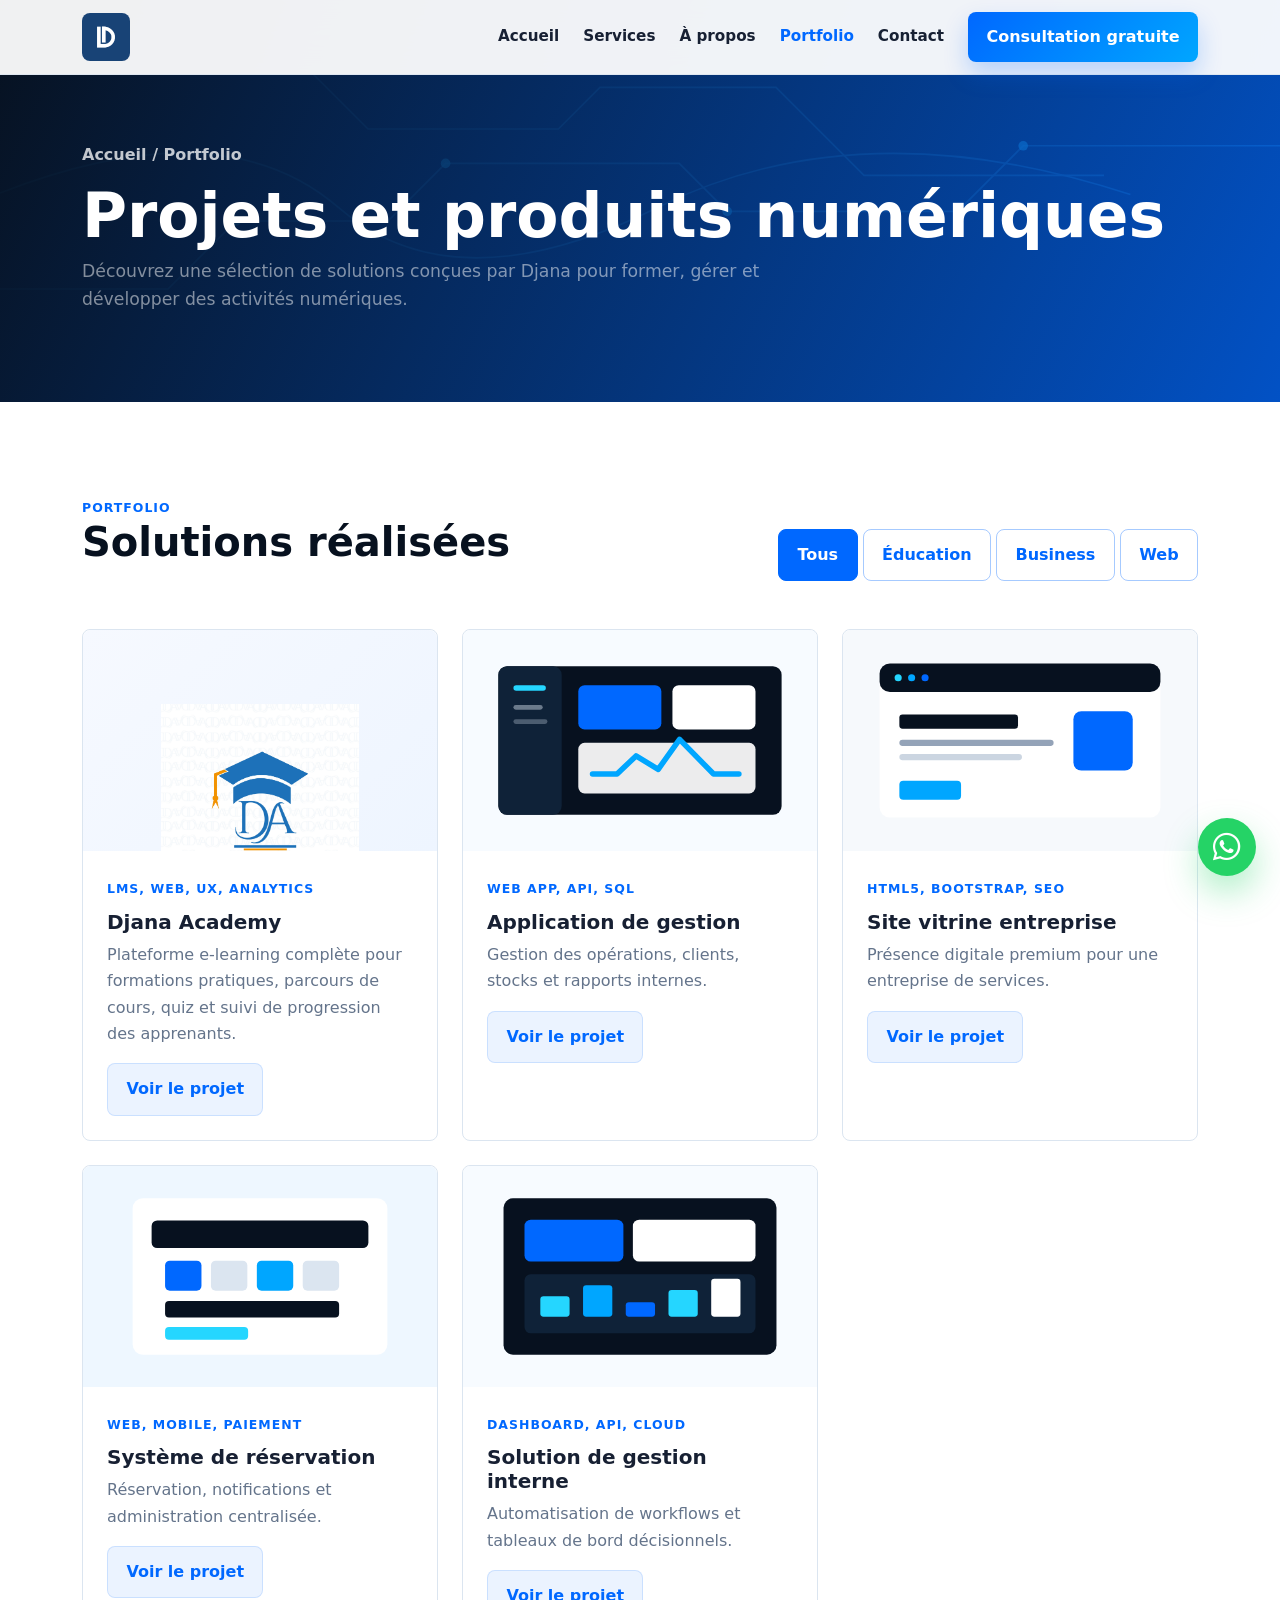
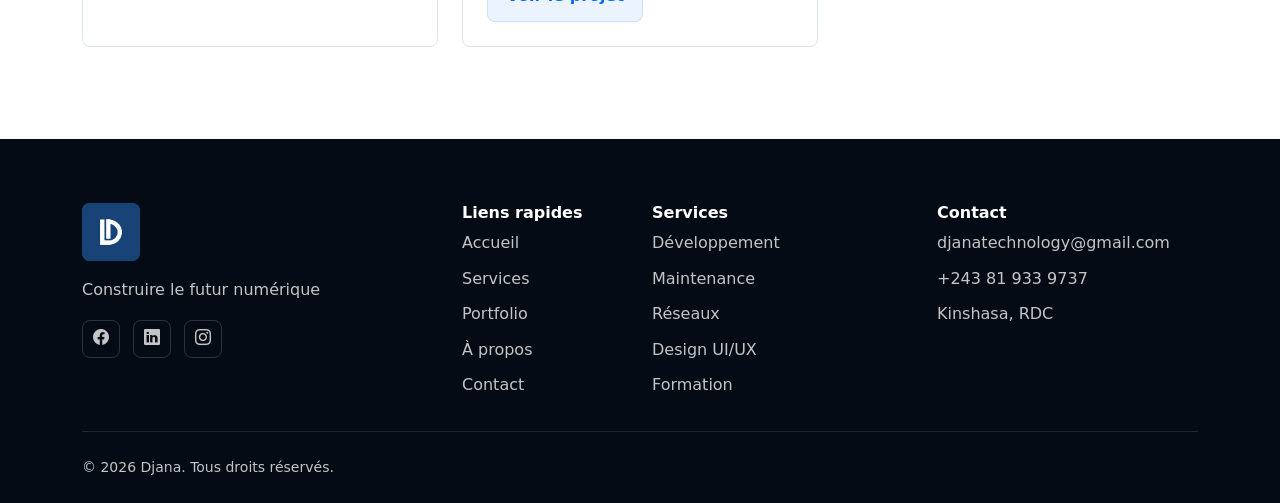
<file: portfolio.html>
<!doctype html>
<html lang="fr">
<head>
  <meta charset="utf-8">
  <meta name="viewport" content="width=device-width, initial-scale=1">
  <title>Portfolio | Djana</title>
  <link rel="icon" type="image/png" href="assets/images/icon.png">
  <link href="https://cdn.jsdelivr.net/npm/bootstrap@5.3.3/dist/css/bootstrap.min.css" rel="stylesheet">
  <link href="https://cdn.jsdelivr.net/npm/bootstrap-icons@1.11.3/font/bootstrap-icons.css" rel="stylesheet">
  <link href="assets/css/styles.css" rel="stylesheet">
</head>
<body>
  <div id="navbar"></div>
  <header class="page-hero"><div class="container"><span class="breadcrumb-custom">Accueil / Portfolio</span><h1 class="mt-3">Projets et produits numériques</h1><p class="section-lead text-white-50">Découvrez une sélection de solutions conçues par Djana pour former, gérer et développer des activités numériques.</p></div></header>
  <main><section class="section-padding"><div class="container"><div class="d-flex flex-column flex-lg-row justify-content-between gap-3 mb-5"><div><span class="section-kicker">Portfolio</span><h2 class="section-title display-6">Solutions réalisées</h2></div><div class="portfolio-filter align-self-lg-end"><button class="btn btn-outline-primary active" data-filter="all">Tous</button> <button class="btn btn-outline-primary" data-filter="education">Éducation</button> <button class="btn btn-outline-primary" data-filter="business">Business</button> <button class="btn btn-outline-primary" data-filter="web">Web</button></div></div><div class="row g-4" data-portfolio-grid></div></div></section></main>
  <div id="footer"></div>
  <div id="whatsapp"></div>
  <button class="back-to-top" aria-label="Retour en haut"><i class="bi bi-arrow-up"></i></button>
  <script src="https://cdn.jsdelivr.net/npm/bootstrap@5.3.3/dist/js/bootstrap.bundle.min.js"></script>
  <script src="assets/js/components.js"></script>
  <script src="assets/js/main.js"></script>
</body>
</html>
</file>
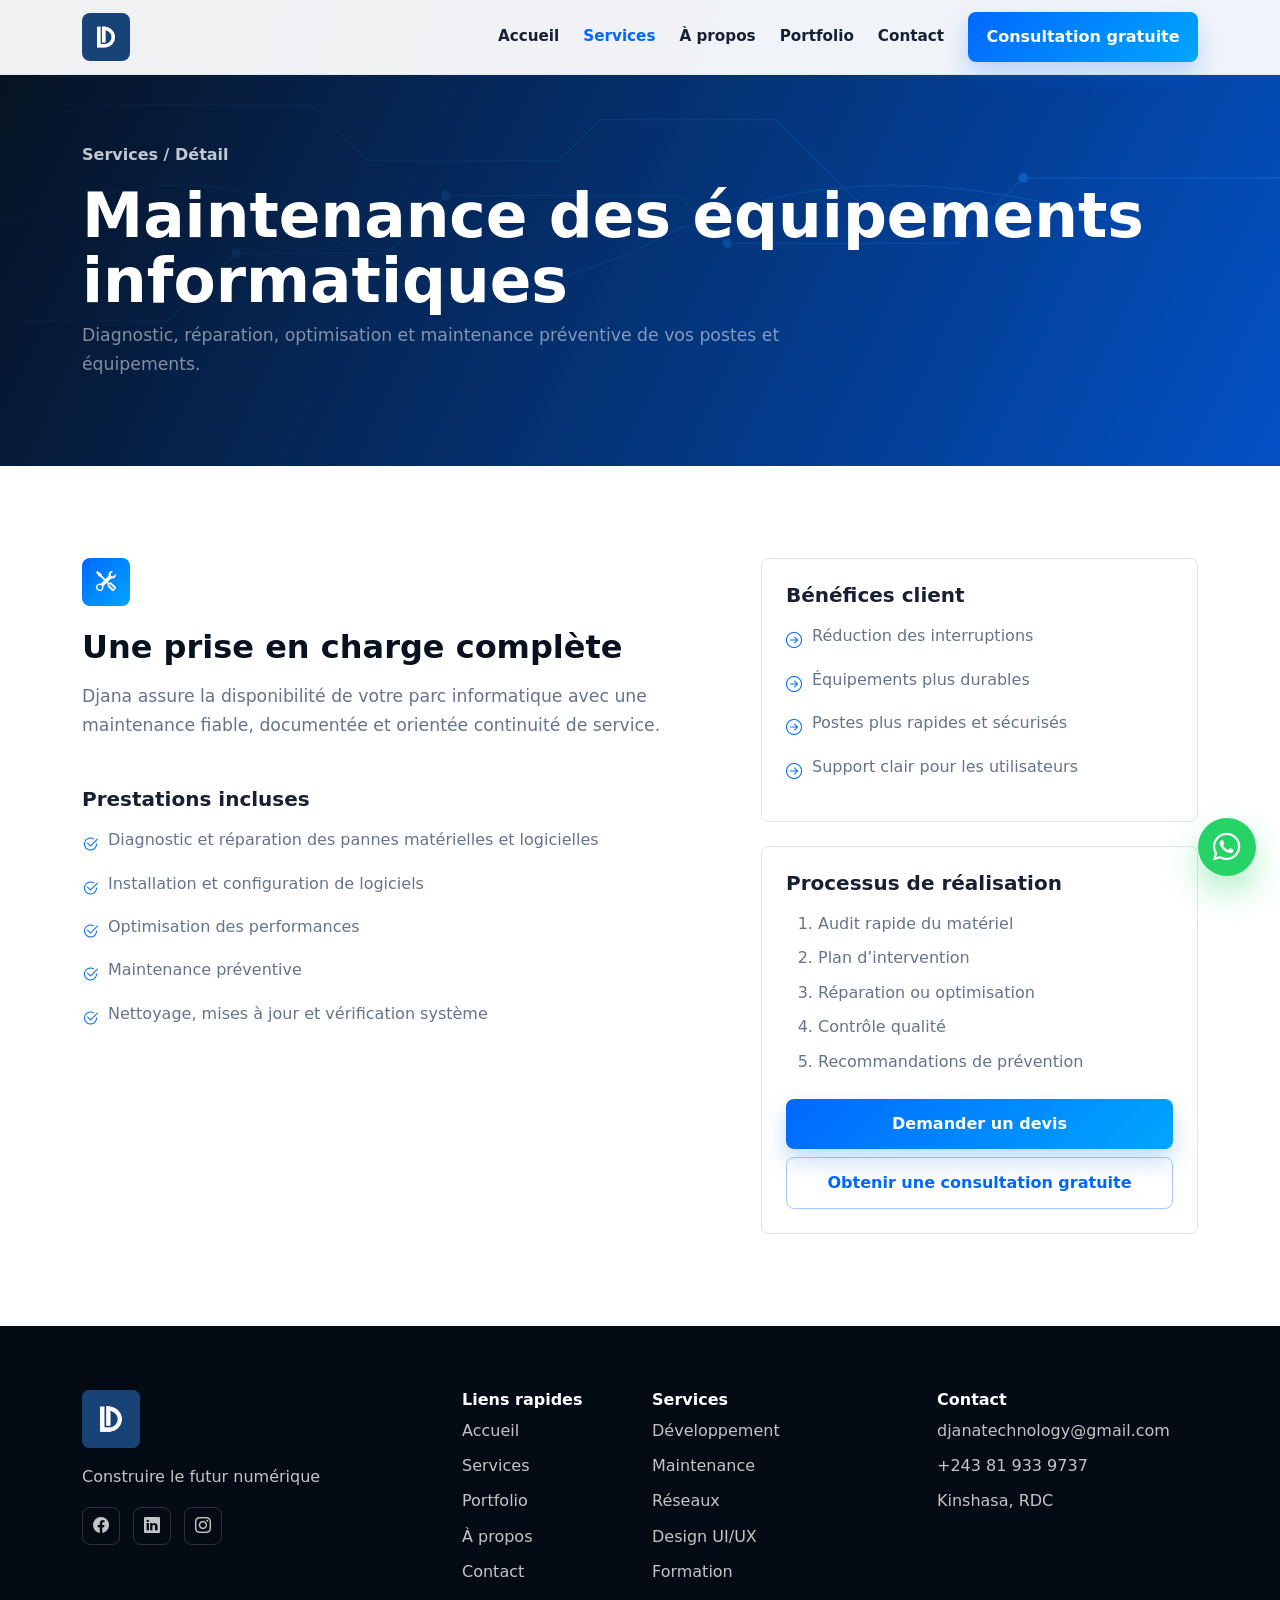
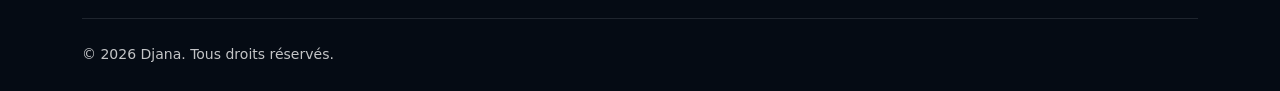
<file: service-detail.html>
<!doctype html>
<html lang="fr">
<head>
  <meta charset="utf-8">
  <meta name="viewport" content="width=device-width, initial-scale=1">
  <title>Détail service | Djana</title>
  <link rel="icon" type="image/png" href="assets/images/icon.png">
  <link href="https://cdn.jsdelivr.net/npm/bootstrap@5.3.3/dist/css/bootstrap.min.css" rel="stylesheet">
  <link href="https://cdn.jsdelivr.net/npm/bootstrap-icons@1.11.3/font/bootstrap-icons.css" rel="stylesheet">
  <link href="assets/css/styles.css" rel="stylesheet">
</head>
<body>
  <div id="navbar"></div>
  <header class="page-hero"><div class="container"><span class="breadcrumb-custom">Services / Détail</span><h1 class="mt-3" data-service-title>Service Djana</h1><p class="section-lead text-white-50" data-service-intro></p></div></header>
  <main><section class="section-padding"><div class="container" data-service-detail></div></section></main>
  <div id="footer"></div>
  <div id="whatsapp"></div>
  <button class="back-to-top" aria-label="Retour en haut"><i class="bi bi-arrow-up"></i></button>
  <script src="https://cdn.jsdelivr.net/npm/bootstrap@5.3.3/dist/js/bootstrap.bundle.min.js"></script>
  <script src="assets/js/components.js"></script>
  <script src="assets/js/main.js"></script>
</body>
</html>
</file>
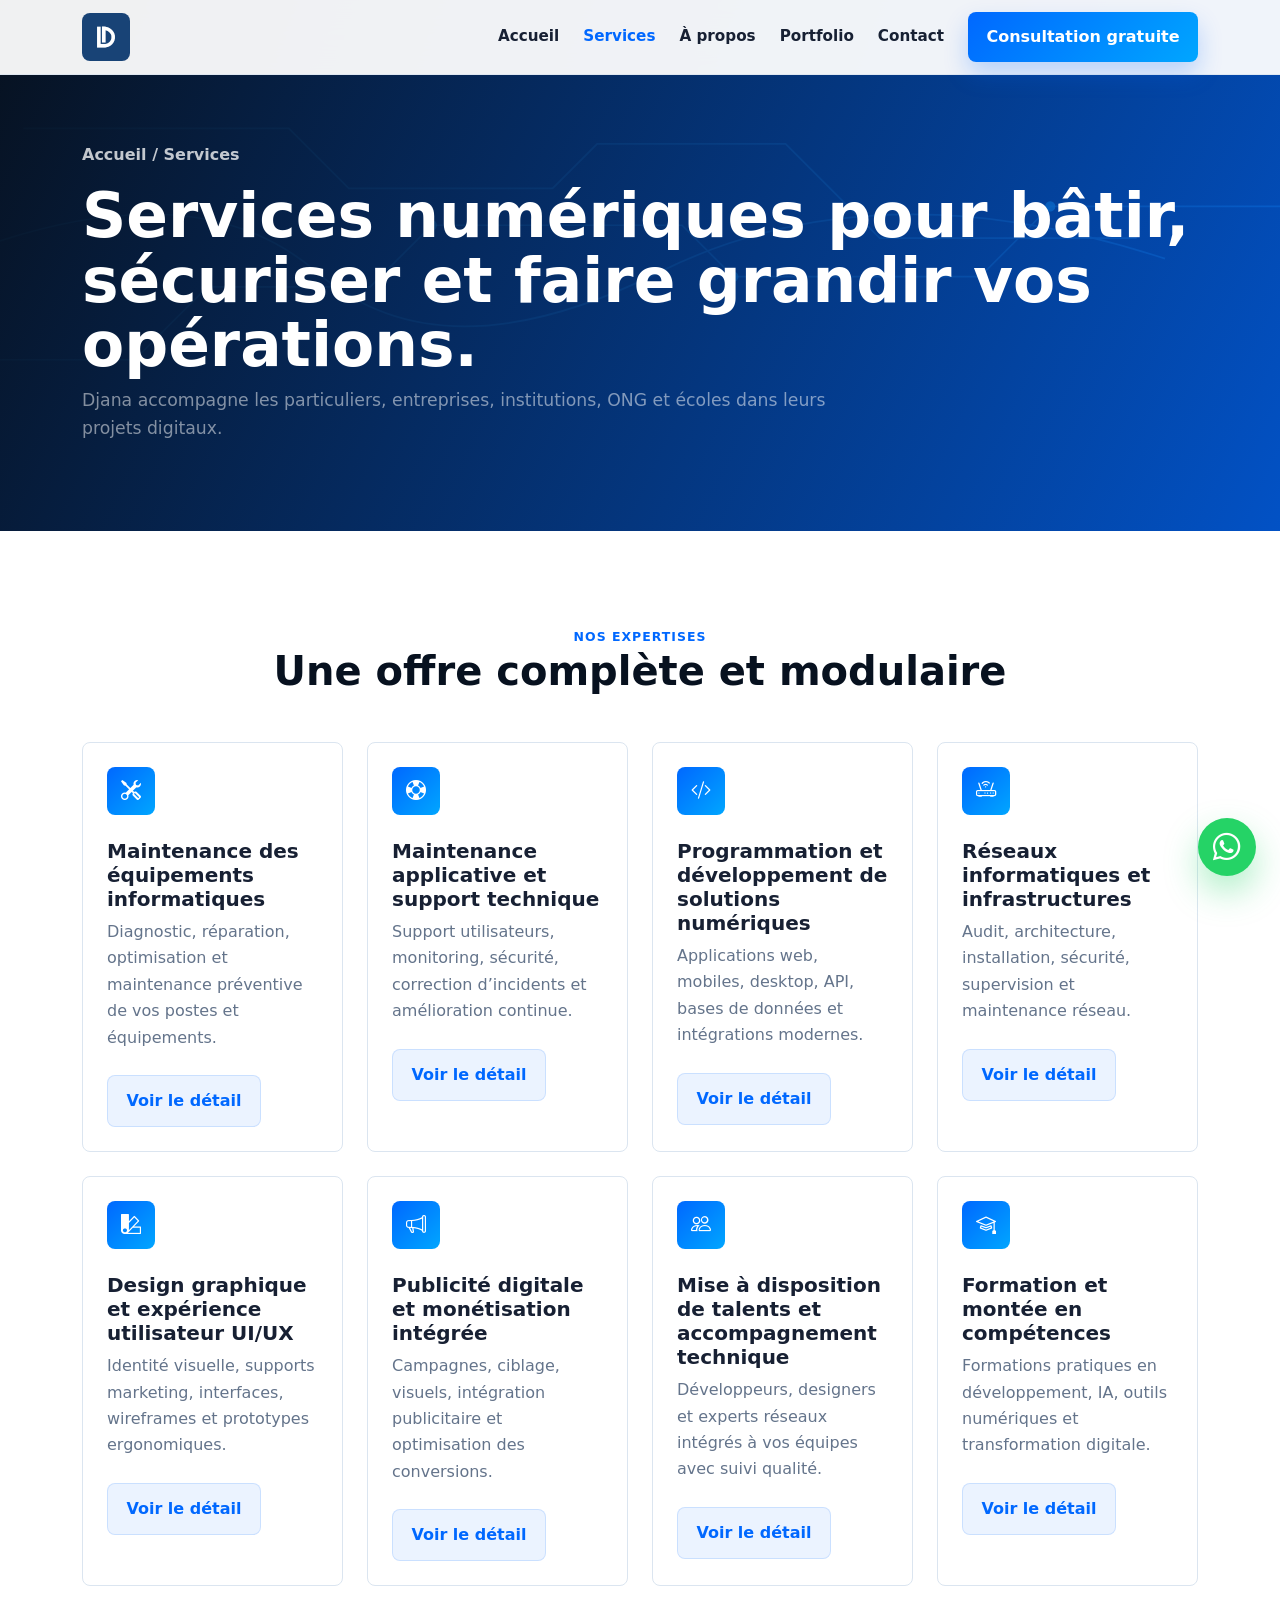
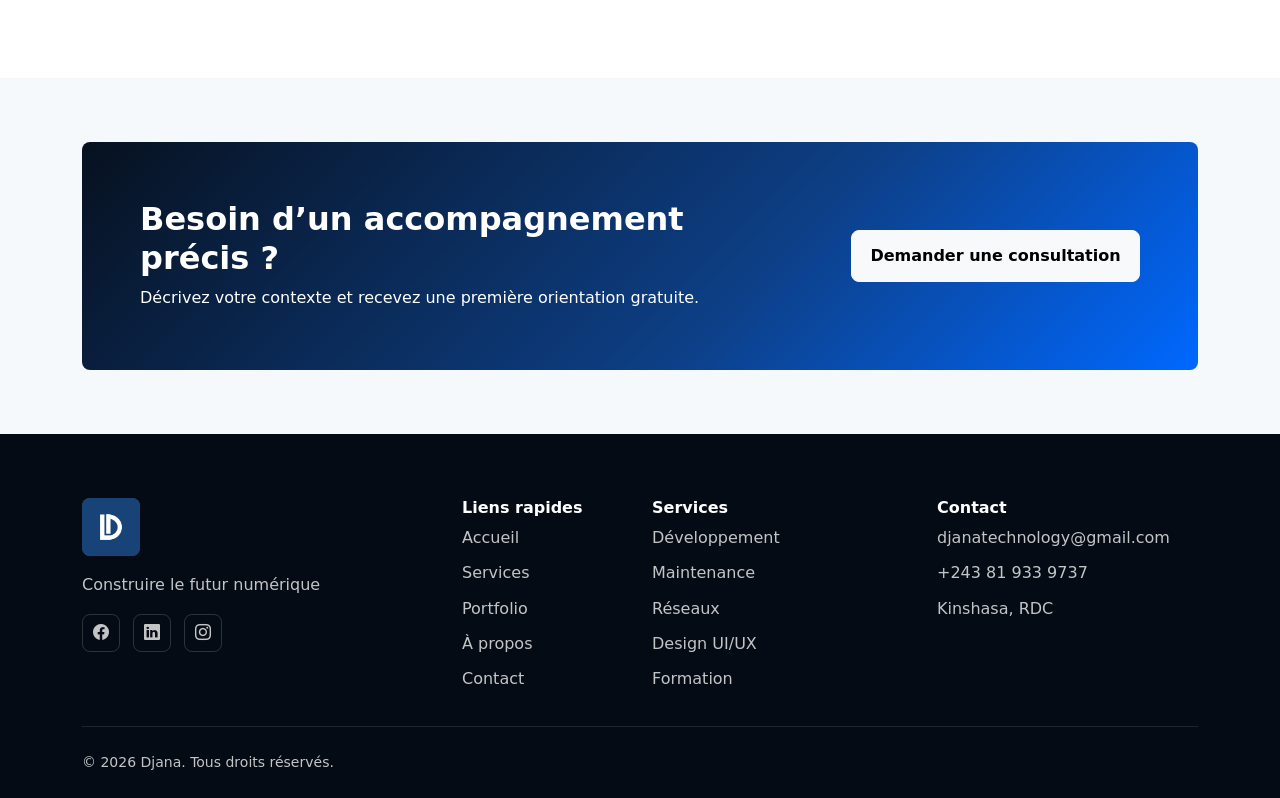
<file: services.html>
<!doctype html>
<html lang="fr">
<head>
  <meta charset="utf-8">
  <meta name="viewport" content="width=device-width, initial-scale=1">
  <title>Services | Djana</title>
  <link rel="icon" type="image/png" href="assets/images/icon.png">
  <link href="https://cdn.jsdelivr.net/npm/bootstrap@5.3.3/dist/css/bootstrap.min.css" rel="stylesheet">
  <link href="https://cdn.jsdelivr.net/npm/bootstrap-icons@1.11.3/font/bootstrap-icons.css" rel="stylesheet">
  <link href="assets/css/styles.css" rel="stylesheet">
</head>
<body>
  <div id="navbar"></div>
  <header class="page-hero"><div class="container"><span class="breadcrumb-custom">Accueil / Services</span><h1 class="mt-3">Services numériques pour bâtir, sécuriser et faire grandir vos opérations.</h1><p class="section-lead text-white-50">Djana accompagne les particuliers, entreprises, institutions, ONG et écoles dans leurs projets digitaux.</p></div></header>
  <main>
    <section class="section-padding"><div class="container"><div class="text-center mb-5"><span class="section-kicker">Nos expertises</span><h2 class="section-title display-6">Une offre complète et modulaire</h2></div><div class="row g-4" data-services-grid></div></div></section>
    <section class="section-padding-sm surface"><div class="container"><div class="cta-band reveal"><div class="row g-4 align-items-center"><div class="col-lg-8"><h2 class="fw-bold mb-2">Besoin d’un accompagnement précis ?</h2><p class="mb-0">Décrivez votre contexte et recevez une première orientation gratuite.</p></div><div class="col-lg-4 text-lg-end"><a class="btn btn-light" href="consultation.html">Demander une consultation</a></div></div></div></div></section>
  </main>
  <div id="footer"></div>
  <div id="whatsapp"></div>
  <button class="back-to-top" aria-label="Retour en haut"><i class="bi bi-arrow-up"></i></button>
  <script src="https://cdn.jsdelivr.net/npm/bootstrap@5.3.3/dist/js/bootstrap.bundle.min.js"></script>
  <script src="assets/js/components.js"></script>
  <script src="assets/js/main.js"></script>
</body>
</html>
</file>
<file: assets/css/styles.css>
:root {
  --primary-blue: #0068ff;
  --secondary-blue: #00a6ff;
  --accent-cyan: #25d6ff;
  --dark: #07111f;
  --ink: #172033;
  --light: #f6f9fc;
  --gray: #64748b;
  --line: #dbe5f0;
  --white: #ffffff;
  --success: #16a34a;
  --danger: #dc2626;
  --shadow: 0 18px 48px rgba(8, 24, 48, .11);
  --shadow-soft: 0 12px 30px rgba(8, 24, 48, .08);
}

* { box-sizing: border-box; }
html { scroll-behavior: smooth; }
body {
  margin: 0;
  color: var(--ink);
  font-family: Inter, system-ui, -apple-system, BlinkMacSystemFont, "Segoe UI", sans-serif;
  background: var(--white);
  line-height: 1.65;
}

a { color: inherit; text-decoration: none; }
img { max-width: 100%; display: block; }
.text-muted-custom { color: var(--gray); }
.section-padding { padding: 92px 0; }
.section-padding-sm { padding: 64px 0; }
.section-kicker {
  color: var(--primary-blue);
  font-weight: 800;
  letter-spacing: .08em;
  text-transform: uppercase;
  font-size: .78rem;
}
.section-title {
  color: var(--dark);
  font-weight: 800;
  line-height: 1.12;
  margin-bottom: 1rem;
}
.section-lead {
  color: var(--gray);
  max-width: 760px;
  font-size: 1.08rem;
}

.navbar {
  background: rgba(255, 255, 255, .94);
  backdrop-filter: blur(18px);
  border-bottom: 1px solid rgba(219, 229, 240, .8);
  transition: box-shadow .25s ease, padding .25s ease;
}
.navbar.scrolled { box-shadow: var(--shadow-soft); }
.navbar-brand img {
  height: 48px;
  width: 48px;
  border-radius: 8px;
  object-fit: cover;
}
.nav-link {
  color: var(--ink) !important;
  font-weight: 700;
  font-size: .95rem;
}
.nav-link:hover, .nav-link.active { color: var(--primary-blue) !important; }
.navbar-toggler { border: 0; box-shadow: none !important; }

.btn {
  border-radius: 8px;
  font-weight: 800;
  padding: .82rem 1.15rem;
}
.btn-primary {
  background: linear-gradient(135deg, var(--primary-blue), var(--secondary-blue));
  border: 0;
  box-shadow: 0 12px 24px rgba(0, 104, 255, .24);
}
.btn-primary:hover { transform: translateY(-1px); box-shadow: 0 16px 30px rgba(0, 104, 255, .30); }
.btn-outline-primary {
  color: var(--primary-blue);
  border-color: rgba(0, 104, 255, .35);
}
.btn-outline-primary:hover {
  background: var(--primary-blue);
  border-color: var(--primary-blue);
}
.btn-light-blue {
  color: var(--primary-blue);
  background: rgba(0, 104, 255, .08);
  border: 1px solid rgba(0, 104, 255, .14);
}

.hero {
  position: relative;
  min-height: 92vh;
  display: flex;
  align-items: center;
  overflow: hidden;
  padding: 126px 0 72px;
  color: var(--white);
  background:
    linear-gradient(110deg, rgba(7, 17, 31, .96), rgba(8, 41, 88, .84) 52%, rgba(0, 104, 255, .67)),
    url("../images/hero-technology.svg") center/cover no-repeat;
}
.hero::after {
  content: "";
  position: absolute;
  inset: auto 0 0;
  height: 110px;
  background: linear-gradient(180deg, transparent, rgba(246,249,252,.9));
  pointer-events: none;
}
.hero-content { position: relative; z-index: 1; }
.hero h1 {
  font-size: clamp(2.5rem, 6vw, 5.2rem);
  line-height: .98;
  letter-spacing: 0;
  font-weight: 900;
  max-width: 850px;
}
.hero p {
  color: rgba(255,255,255,.84);
  font-size: clamp(1.05rem, 2vw, 1.35rem);
  max-width: 690px;
}
.hero-metrics {
  display: grid;
  grid-template-columns: repeat(3, minmax(0, 1fr));
  gap: 14px;
  max-width: 720px;
  margin-top: 34px;
}
.hero-metric {
  border: 1px solid rgba(255,255,255,.16);
  background: rgba(255,255,255,.08);
  border-radius: 8px;
  padding: 16px;
}
.hero-metric strong { display: block; font-size: 1.55rem; }
.hero-metric span { color: rgba(255,255,255,.74); font-size: .9rem; }

.surface { background: var(--light); }
.card-clean {
  height: 100%;
  background: var(--white);
  border: 1px solid var(--line);
  border-radius: 8px;
  box-shadow: none;
  transition: transform .22s ease, box-shadow .22s ease, border-color .22s ease;
}
.card-clean:hover {
  transform: translateY(-5px);
  box-shadow: var(--shadow);
  border-color: rgba(0, 104, 255, .24);
}
.icon-box {
  width: 48px;
  height: 48px;
  border-radius: 8px;
  display: inline-flex;
  align-items: center;
  justify-content: center;
  color: var(--white);
  background: linear-gradient(135deg, var(--primary-blue), var(--secondary-blue));
  font-size: 1.25rem;
}
.feature-list {
  list-style: none;
  padding: 0;
  margin: 0;
}
.feature-list li {
  display: flex;
  gap: 10px;
  margin-bottom: 12px;
  color: var(--gray);
}
.feature-list i { color: var(--primary-blue); margin-top: 5px; }
.tech-pill {
  display: inline-flex;
  align-items: center;
  gap: 8px;
  padding: 10px 14px;
  border: 1px solid var(--line);
  background: var(--white);
  border-radius: 8px;
  font-weight: 800;
  margin: 6px;
}
.process-step {
  position: relative;
  padding-left: 68px;
  min-height: 70px;
}
.process-step .number {
  position: absolute;
  left: 0;
  top: 0;
  width: 48px;
  height: 48px;
  border-radius: 8px;
  display: grid;
  place-items: center;
  background: var(--dark);
  color: var(--white);
  font-weight: 900;
}
.stat-number {
  color: var(--dark);
  font-weight: 900;
  font-size: clamp(2rem, 4vw, 3.2rem);
}
.testimonial {
  border-left: 4px solid var(--primary-blue);
}
.cta-band {
  color: var(--white);
  background: linear-gradient(135deg, var(--dark), #0d3f86 60%, var(--primary-blue));
  border-radius: 8px;
  padding: clamp(32px, 6vw, 58px);
}
.page-hero {
  padding: 142px 0 72px;
  color: var(--white);
  background:
    linear-gradient(115deg, rgba(7,17,31,.96), rgba(0,104,255,.74)),
    url("../images/page-technology.svg") center/cover no-repeat;
}
.page-hero h1 {
  font-weight: 900;
  line-height: 1.05;
  font-size: clamp(2.2rem, 4.8vw, 4.4rem);
}
.breadcrumb-custom {
  color: rgba(255,255,255,.76);
  font-weight: 700;
}
.portfolio-filter .btn.active {
  color: var(--white);
  background: var(--primary-blue);
  border-color: var(--primary-blue);
}
.project-thumb {
  aspect-ratio: 16/10;
  background: var(--light);
  border-radius: 8px 8px 0 0;
  overflow: hidden;
}
.project-thumb img { width: 100%; height: 100%; object-fit: cover; }
.project-thumb-logo {
  display: grid;
  place-items: center;
  padding: 14px;
  background: linear-gradient(135deg, #f6f9ff, #eef5ff);
}
.project-thumb-logo img {
  display: block;
  margin: auto;
  width: min(92%, 310px);
  height: min(92%, 230px);
  object-fit: contain;
  object-position: center;
}
.form-control, .form-select {
  border-radius: 8px;
  border-color: var(--line);
  padding: .86rem .95rem;
}
.form-control:focus, .form-select:focus {
  border-color: var(--primary-blue);
  box-shadow: 0 0 0 .22rem rgba(0,104,255,.12);
}
.form-status {
  display: none;
  border-radius: 8px;
  padding: 12px 14px;
  font-weight: 700;
}
.form-status.success { display: block; color: #065f25; background: #dcfce7; }
.form-status.error { display: block; color: #991b1b; background: #fee2e2; }

.footer {
  background: #050b14;
  color: rgba(255,255,255,.76);
  padding: 64px 0 24px;
}
.footer h6 { color: var(--white); font-weight: 900; }
.footer a { color: rgba(255,255,255,.76); display: block; margin-bottom: 9px; }
.footer a:hover { color: var(--accent-cyan); }
.footer-logo {
  height: 58px;
  width: 58px;
  object-fit: contain;
  background: #1f4b7b;
  border-radius: 8px;
  padding: 0;
}
.social-link {
  width: 38px;
  height: 38px;
  display: inline-flex !important;
  align-items: center;
  justify-content: center;
  margin-right: 8px;
  border: 1px solid rgba(255,255,255,.16);
  border-radius: 8px;
}
.whatsapp-float {
  position: fixed;
  right: 24px;
  bottom: 24px;
  z-index: 1060;
  width: 58px;
  height: 58px;
  display: inline-flex;
  align-items: center;
  justify-content: center;
  color: var(--white);
  background: #25d366;
  border-radius: 50%;
  box-shadow: 0 16px 34px rgba(37, 211, 102, .36);
  font-size: 1.72rem;
  transition: transform .2s ease, box-shadow .2s ease, background .2s ease;
}
.whatsapp-float:hover {
  color: var(--white);
  background: #1fbd5a;
  transform: translateY(-3px) scale(1.04);
  box-shadow: 0 20px 42px rgba(37, 211, 102, .46);
}
.whatsapp-float:focus-visible {
  outline: 3px solid rgba(37, 211, 102, .35);
  outline-offset: 4px;
}
.back-to-top {
  position: fixed;
  right: 18px;
  bottom: 94px;
  width: 44px;
  height: 44px;
  border: 0;
  border-radius: 8px;
  color: var(--white);
  background: var(--primary-blue);
  box-shadow: var(--shadow-soft);
  opacity: 0;
  visibility: hidden;
  transform: translateY(10px);
  transition: .2s ease;
  z-index: 1040;
}
.back-to-top.visible {
  opacity: 1;
  visibility: visible;
  transform: translateY(0);
}
.reveal {
  opacity: 0;
  transform: translateY(24px);
  transition: opacity .65s ease, transform .65s ease;
}
.reveal.visible {
  opacity: 1;
  transform: translateY(0);
}

@media (max-width: 991.98px) {
  .section-padding { padding: 72px 0; }
  .hero { min-height: auto; }
  .hero-metrics { grid-template-columns: 1fr; }
  .navbar-collapse {
    padding: 18px 0;
    border-top: 1px solid var(--line);
    margin-top: 12px;
  }
}

@media (max-width: 575.98px) {
  .btn { width: 100%; }
  .btn + .btn { margin-top: 10px; }
  .section-padding { padding: 56px 0; }
  .page-hero { padding-top: 118px; }
  .whatsapp-float {
    right: 18px;
    bottom: 18px;
    width: 54px;
    height: 54px;
    font-size: 1.55rem;
  }
  .back-to-top {
    right: 18px;
    bottom: 84px;
  }
}
</file>
